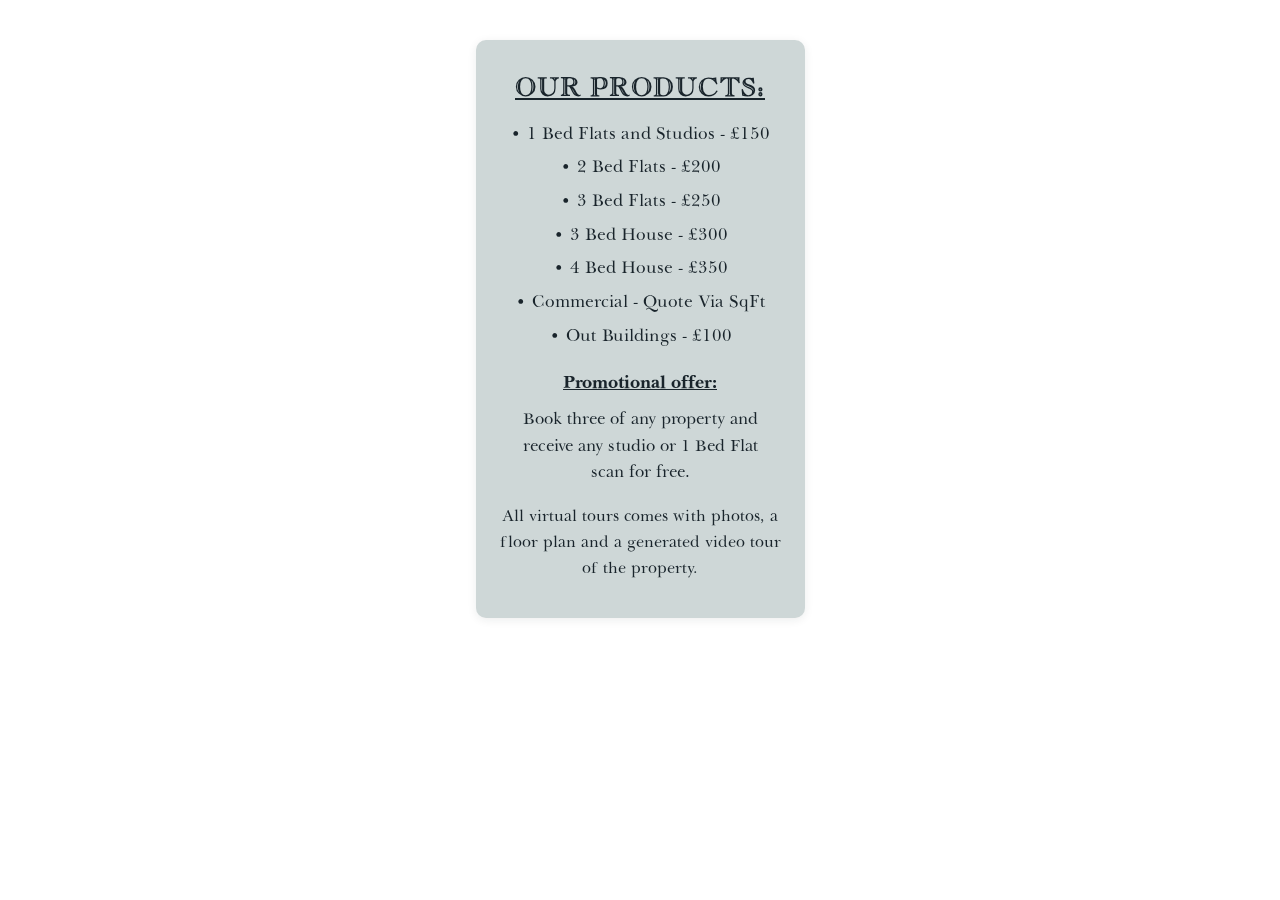
<file: components/products-offer.html>
<!DOCTYPE html>
<html lang="en">
<head>
  <meta charset="UTF-8">
  <meta name="viewport" content="width=device-width, initial-scale=1.0">
  <title>Our Products & Promotional Offer</title>
  <link rel="stylesheet" href="../styles.css">
</head>
<body>
  <div class="products-offer-container">
    <h2>OUR PRODUCTS:</h2>
    <ul>
      <li>• 1 Bed Flats and Studios - £150</li>
      <li>• 2 Bed Flats - £200</li>
      <li>• 3 Bed Flats - £250</li>
      <li>• 3 Bed House - £300</li>
      <li>• 4 Bed House - £350</li>
      <li>• Commercial - Quote Via SqFt</li>
      <li>• Out Buildings - £100</li>
    </ul>
    <span class="promo-title">Promotional offer:</span>
    <div class="promo-offer">
      Book three of any property and<br>
      receive any studio or 1 Bed Flat<br>
      scan for free.
    </div>
    <p>All virtual tours comes with photos, a<br>floor plan and a generated video tour<br>of the property.</p>
  </div>
</body>
</html>
</file>
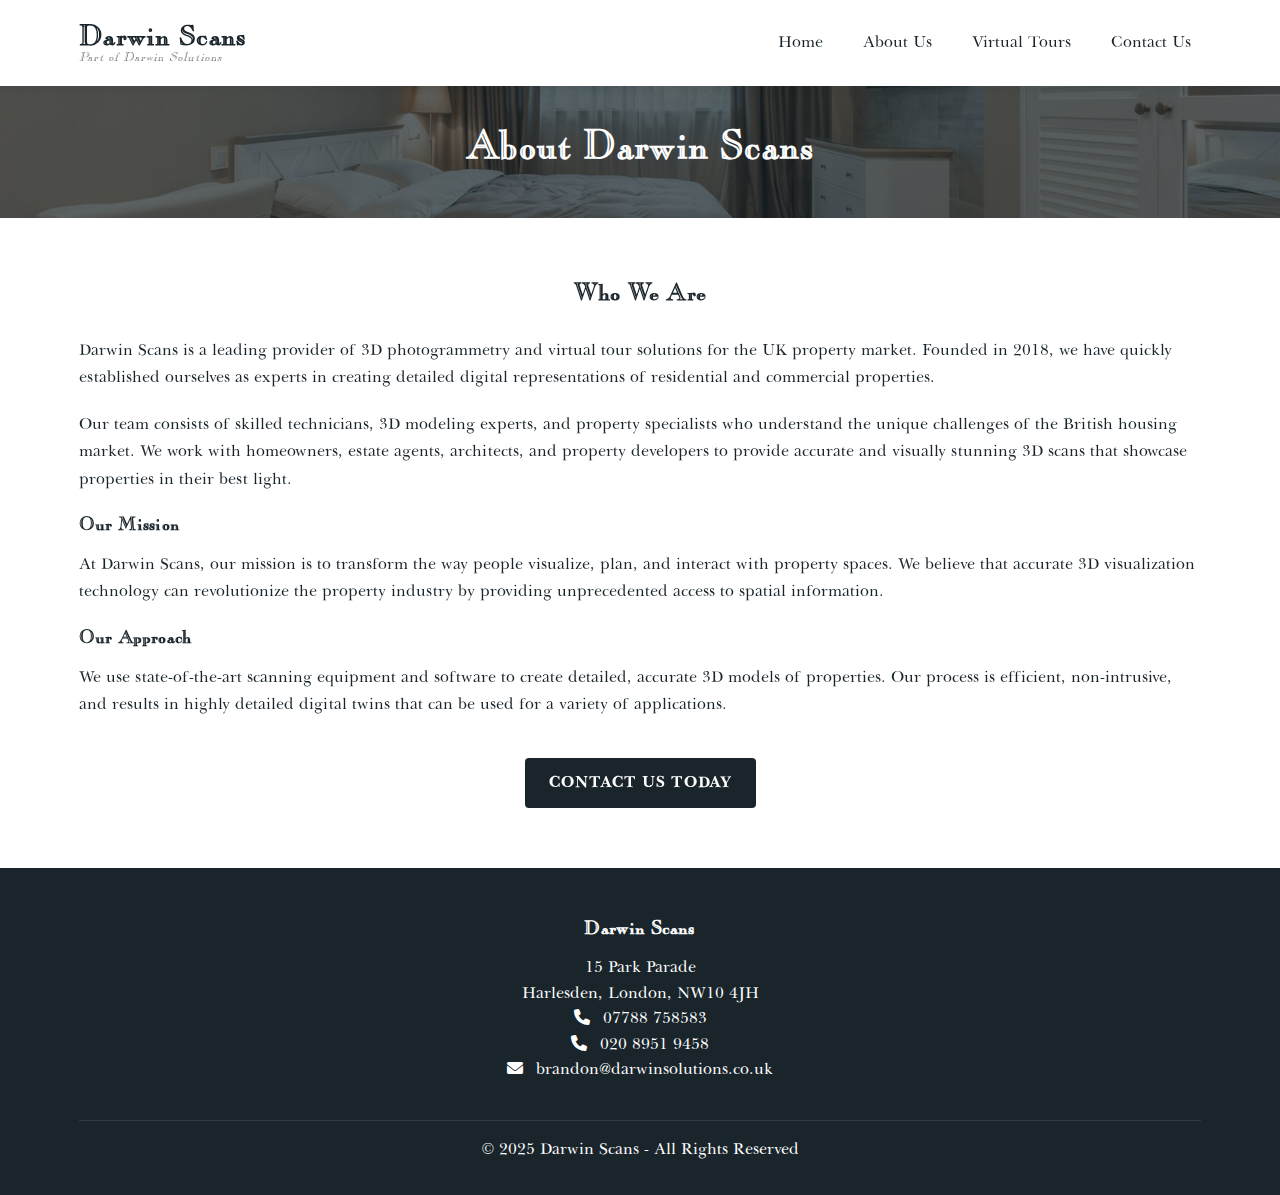
<file: pages/about.html>
<!DOCTYPE html>
<html lang="en">
<head>
    <meta charset="UTF-8">
    <meta name="viewport" content="width=device-width, initial-scale=1.0">
    <title>About Us - Darwin Scans</title>
    
    <!-- Preconnect to external resources -->
    <link rel="preconnect" href="https://cdnjs.cloudflare.com">
    <link rel="dns-prefetch" href="https://cdnjs.cloudflare.com">
    
    <!-- Prefetch other pages -->
    <link rel="prefetch" href="../index.html">
    <link rel="prefetch" href="services/virtual-tours.html">
    <link rel="prefetch" href="contact.html">
    
    <!-- Critical CSS loaded first -->
    <link rel="stylesheet" href="../styles.css">
    
    <!-- Defer non-critical CSS -->
    <link rel="stylesheet" href="https://cdnjs.cloudflare.com/ajax/libs/font-awesome/6.0.0-beta3/css/all.min.css" media="print" onload="this.media='all'">
    <noscript><link rel="stylesheet" href="https://cdnjs.cloudflare.com/ajax/libs/font-awesome/6.0.0-beta3/css/all.min.css"></noscript>
    
    <!-- Preload critical fonts and images -->
    <link rel="preload" as="image" href="../images/final/1a-scaled.jpg">
    
    <!-- Defer JavaScript -->
    <script src="../script.js" defer></script>
    <script src="../components/include.js" defer></script>
</head>
<body>
    <div class="preloader">
        <div class="loader"></div>
    </div>
    
    <!-- Header Component -->
    <div id="header-container"></div>

    <section class="page-header">
        <div class="container">
            <h1>About Darwin Scans</h1>
        </div>
    </section>

    <section class="page-content">
        <div class="container">
            <h2>Who We Are</h2>
            <p>Darwin Scans is a leading provider of 3D photogrammetry and virtual tour solutions for the UK property market. Founded in 2018, we have quickly established ourselves as experts in creating detailed digital representations of residential and commercial properties.</p>
            
            <p>Our team consists of skilled technicians, 3D modeling experts, and property specialists who understand the unique challenges of the British housing market. We work with homeowners, estate agents, architects, and property developers to provide accurate and visually stunning 3D scans that showcase properties in their best light.</p>
            
            <h3>Our Mission</h3>
            <p>At Darwin Scans, our mission is to transform the way people visualize, plan, and interact with property spaces. We believe that accurate 3D visualization technology can revolutionize the property industry by providing unprecedented access to spatial information.</p>
            
            <h3>Our Approach</h3>
            <p>We use state-of-the-art scanning equipment and software to create detailed, accurate 3D models of properties. Our process is efficient, non-intrusive, and results in highly detailed digital twins that can be used for a variety of applications.</p>
            
            <div class="cta-container">
                <a href="contact.html" class="btn">Contact Us Today</a>
            </div>
        </div>
    </section>

    <!-- Footer Component -->
    <div id="footer-container"></div>
</body>
</html>
</file>
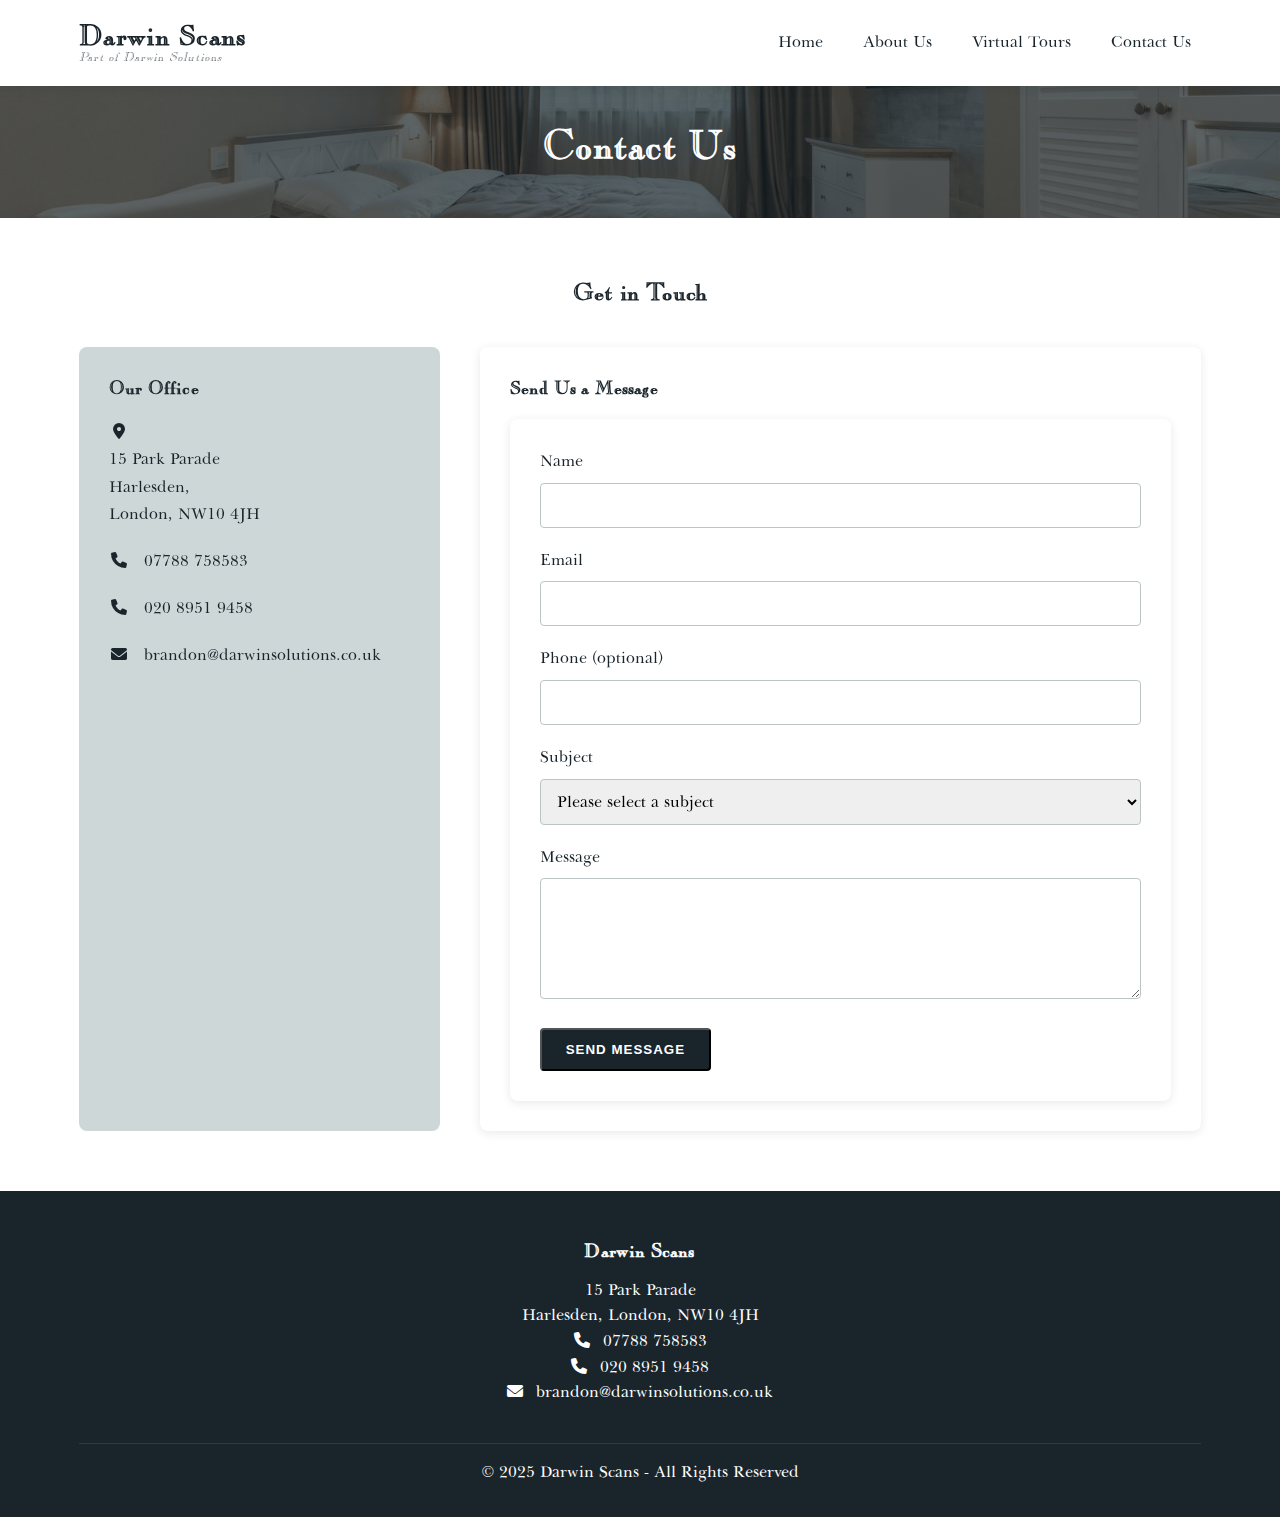
<file: pages/contact.html>
<!DOCTYPE html>
<html lang="en">
<head>
    <meta charset="UTF-8">
    <meta name="viewport" content="width=device-width, initial-scale=1.0">
    <title>Contact Us - DS - Scans</title>
    
    <!-- Preconnect to external resources -->
    <link rel="preconnect" href="https://cdnjs.cloudflare.com">
    <link rel="dns-prefetch" href="https://cdnjs.cloudflare.com">
    
    <!-- Prefetch other pages -->
    <link rel="prefetch" href="../index.html">
    <link rel="prefetch" href="about.html">
    <link rel="prefetch" href="services/virtual-tours.html">
    
    <!-- Critical CSS loaded first -->
    <link rel="stylesheet" href="../styles.css">
    
    <!-- Defer non-critical CSS -->
    <link rel="stylesheet" href="https://cdnjs.cloudflare.com/ajax/libs/font-awesome/6.0.0-beta3/css/all.min.css" media="print" onload="this.media='all'">
    <noscript><link rel="stylesheet" href="https://cdnjs.cloudflare.com/ajax/libs/font-awesome/6.0.0-beta3/css/all.min.css"></noscript>
    
    <!-- Preload critical fonts and images -->
    <link rel="preload" as="image" href="../images/final/1a-scaled.jpg">
    
    <!-- Defer JavaScript -->
    <script src="../script.js" defer></script>
    <script src="../components/include.js" defer></script>
</head>
<body>
    <div class="preloader">
        <div class="loader"></div>
    </div>
    
    <!-- Header Component -->
    <div id="header-container"></div>

    <section class="page-header">
        <div class="container">
            <h1>Contact Us</h1>
        </div>
    </section>

    <section class="page-content">
        <div class="container">
            <h2>Get in Touch</h2>
            
            <div class="contact-layout">
                <div class="contact-info">
                    <h3>Our Office</h3>
                    <address>
                        <p><i class="fas fa-map-marker-alt"></i> <br>15 Park Parade<br>Harlesden,<br> London, NW10 4JH</p>
                        <p><i class="fas fa-phone"></i> <a href="tel:07788758583" class="phone-link">07788 758583</a></p>
                        <p><i class="fas fa-phone"></i> <a href="tel:02089519458" class="phone-link">020 8951 9458</a></p>
                        <p><i class="fas fa-envelope"></i> brandon@darwinsolutions.co.uk</p>
                    </address>
                </div>
                
                <div class="contact-form">
                    <h3>Send Us a Message</h3>
                    <form class="contact-form" method="POST" action="/submit-form">
                        <div class="form-group">
                            <label for="name">Name</label>
                            <input type="text" 
                                   id="name" 
                                   name="name" 
                                   required 
                                   maxlength="100" 
                                   pattern="^[A-Za-z0-9\s]{1,100}$" 
                                   title="Please use only letters, numbers and spaces"
                                   autocomplete="name">
                        </div>
                        <div class="form-group">
                            <label for="email">Email</label>
                            <input type="email" 
                                   id="email" 
                                   name="email" 
                                   required 
                                   maxlength="254" 
                                   pattern="[a-zA-Z0-9._%+-]+@[a-zA-Z0-9.-]+\.[a-zA-Z]{2,}$"
                                   autocomplete="email">
                        </div>
                        <div class="form-group">
                            <label for="phone">Phone (optional)</label>
                            <input type="tel" 
                                   id="phone" 
                                   name="phone" 
                                   pattern="[0-9+\-\s()]{10,20}" 
                                   title="Please enter a valid phone number"
                                   autocomplete="tel">
                        </div>
                        <div class="form-group">
                            <label for="subject">Subject</label>
                            <select id="subject" 
                                    name="subject" 
                                    required>
                                <option value="">Please select a subject</option>
                                <option value="quote">Request a Quote</option>
                                <option value="demo">Schedule Demo</option>
                                <option value="support">Technical Support</option>
                                <option value="other">Other</option>
                            </select>
                        </div>
                        <div class="form-group">
                            <label for="message">Message</label>
                            <textarea id="message" 
                                      name="message" 
                                      required 
                                      maxlength="1000"
                                      rows="5"></textarea>
                        </div>
                        <!-- Honeypot field -->
                        <div class="form-group" style="display:none" aria-hidden="true">
                            <input type="text" 
                                   name="website" 
                                   id="website" 
                                   autocomplete="off" 
                                   tabindex="-1">
                        </div>
                        <button type="submit" class="btn">Send Message</button>
                    </form>
                </div>
            </div>
        </div>
    </section>

    <!-- Footer Component -->
    <div id="footer-container"></div>

    <script nonce="${nonce}">
        // Set timestamp on form submission
        document.querySelector('.contact-form').addEventListener('submit', function(e) {
            this.querySelector('input[name="timestamp"]').value = Date.now();
        });
    </script>
</body>
</html>
</file>
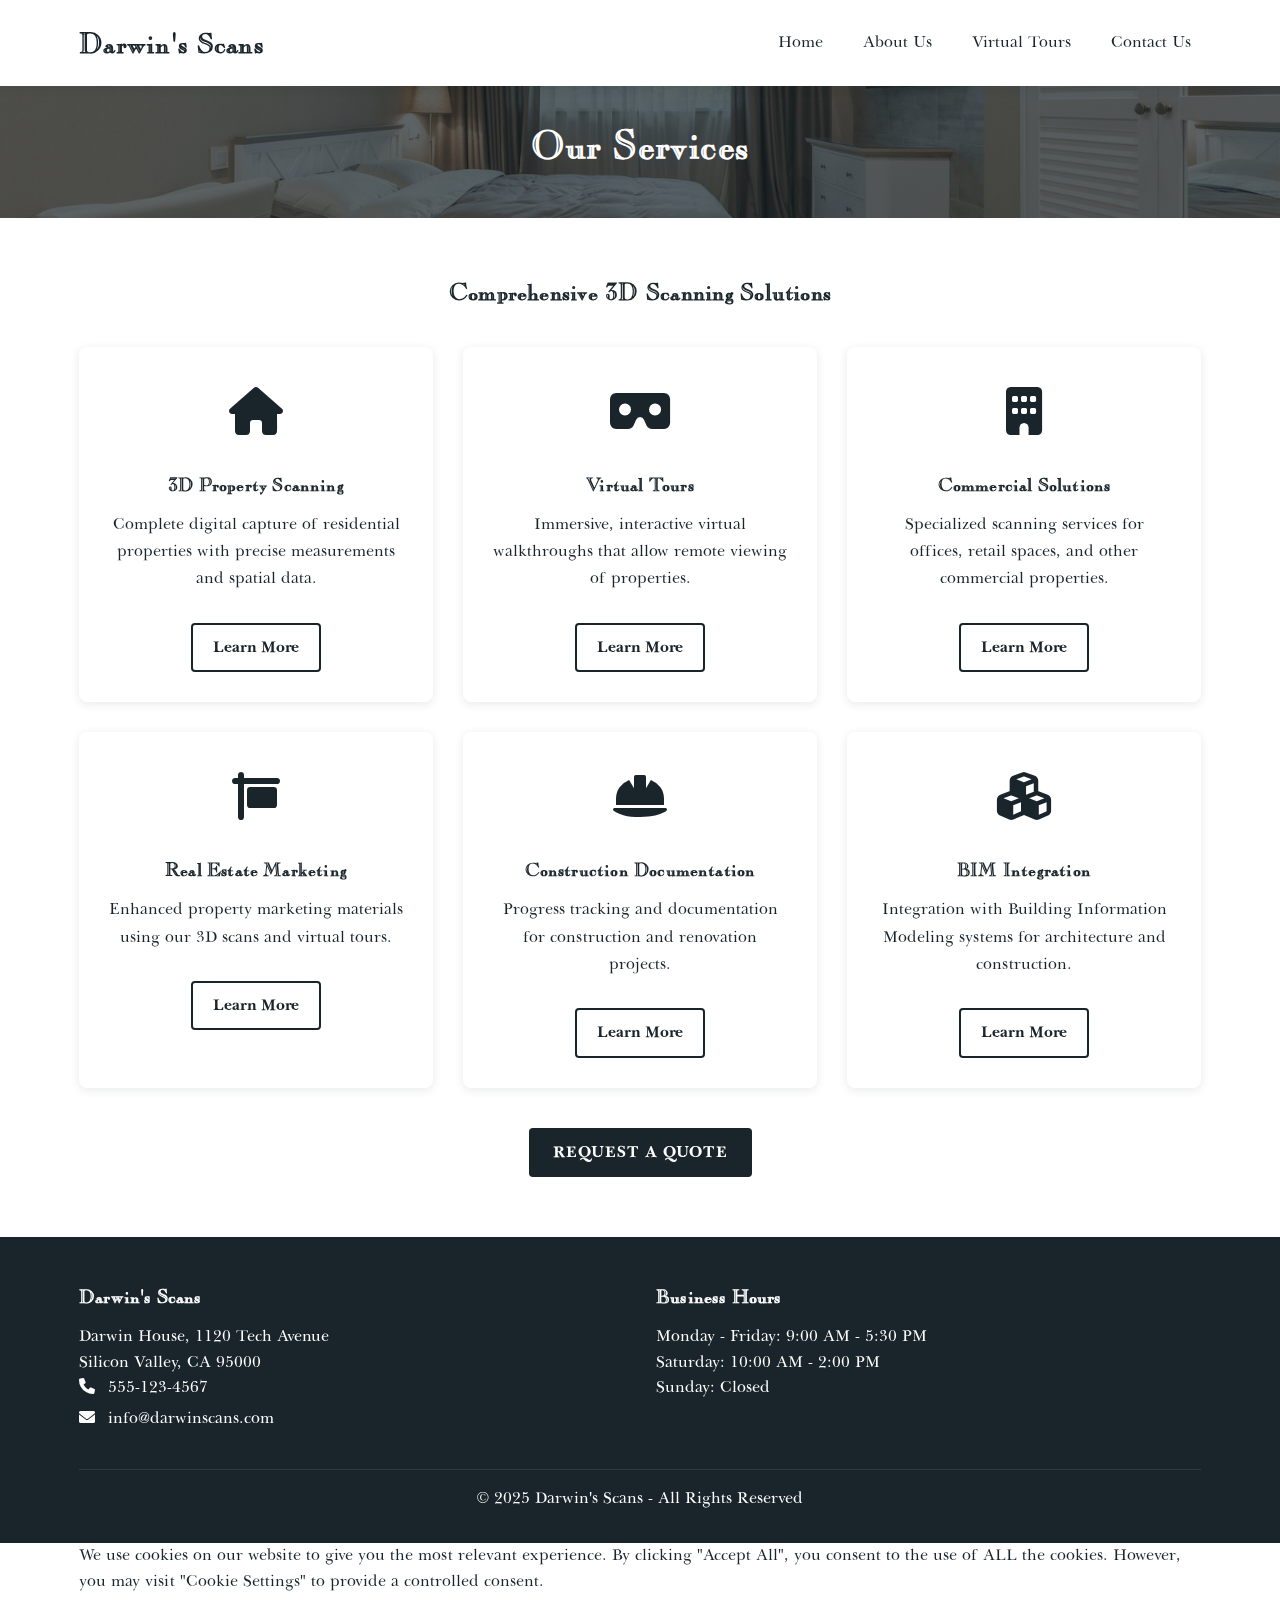
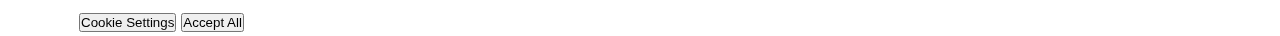
<file: pages/services.html>
<!DOCTYPE html>
<html lang="en">
<head>
    <meta charset="UTF-8">
    <meta name="viewport" content="width=device-width, initial-scale=1.0">
    <title>Our Services - Darwin's Scans</title>
    <link rel="stylesheet" href="../styles.css">
    <link rel="stylesheet" href="https://cdnjs.cloudflare.com/ajax/libs/font-awesome/6.0.0-beta3/css/all.min.css">
</head>
<body>
    <div class="preloader">
        <div class="loader"></div>
    </div>
    
    <header>
        <div class="container">
            <div class="logo">
                <h1><a href="../index.html">Darwin's Scans</a></h1>
            </div>
            <nav>
                <ul class="main-menu">
                    <li><a href="../index.html">Home</a></li>
                    <li><a href="about.html">About Us</a></li>
                    <li><a href="services/virtual-tours.html">Virtual Tours</a></li>
                    <li><a href="contact.html">Contact Us</a></li>
                </ul>
                <div class="mobile-menu-toggle">
                    <i class="fas fa-bars"></i>
                </div>
            </nav>
        </div>
    </header>

    <section class="page-header">
        <div class="container">
            <h1>Our Services</h1>
        </div>
    </section>

    <section class="page-content">
        <div class="container">
            <h2>Comprehensive 3D Scanning Solutions</h2>
            
            <div class="services-grid">
                <div class="service-card">
                    <div class="service-icon">
                        <i class="fas fa-home"></i>
                    </div>
                    <h3>3D Property Scanning</h3>
                    <p>Complete digital capture of residential properties with precise measurements and spatial data.</p>
                    <a href="services/property-scanning.html" class="btn-secondary">Learn More</a>
                </div>
                
                <div class="service-card">
                    <div class="service-icon">
                        <i class="fas fa-vr-cardboard"></i>
                    </div>
                    <h3>Virtual Tours</h3>
                    <p>Immersive, interactive virtual walkthroughs that allow remote viewing of properties.</p>
                    <a href="services/virtual-tours.html" class="btn-secondary">Learn More</a>
                </div>
                
                <div class="service-card">
                    <div class="service-icon">
                        <i class="fas fa-building"></i>
                    </div>
                    <h3>Commercial Solutions</h3>
                    <p>Specialized scanning services for offices, retail spaces, and other commercial properties.</p>
                    <a href="services/commercial.html" class="btn-secondary">Learn More</a>
                </div>
                
                <div class="service-card">
                    <div class="service-icon">
                        <i class="fas fa-sign"></i>
                    </div>
                    <h3>Real Estate Marketing</h3>
                    <p>Enhanced property marketing materials using our 3D scans and virtual tours.</p>
                    <a href="services/real-estate.html" class="btn-secondary">Learn More</a>
                </div>
                
                <div class="service-card">
                    <div class="service-icon">
                        <i class="fas fa-hard-hat"></i>
                    </div>
                    <h3>Construction Documentation</h3>
                    <p>Progress tracking and documentation for construction and renovation projects.</p>
                    <a href="services/construction.html" class="btn-secondary">Learn More</a>
                </div>
                
                <div class="service-card">
                    <div class="service-icon">
                        <i class="fas fa-cubes"></i>
                    </div>
                    <h3>BIM Integration</h3>
                    <p>Integration with Building Information Modeling systems for architecture and construction.</p>
                    <a href="services/bim-integration.html" class="btn-secondary">Learn More</a>
                </div>
            </div>
            
            <div class="cta-container">
                <a href="contact.html" class="btn">Request a Quote</a>
            </div>
        </div>
    </section>

    <footer>
        <div class="container">
            <div class="footer-content">
                <div class="company-info">
                    <h4>Darwin's Scans</h4>
                    <address>
                        Darwin House, 1120 Tech Avenue<br>
                        Silicon Valley, CA 95000<br>
                        <span><i class="fas fa-phone"></i> 555-123-4567</span><br>
                        <span><i class="fas fa-envelope"></i> info@darwinscans.com</span>
                    </address>
                </div>
                <div class="business-hours">
                    <h4>Business Hours</h4>
                    <p>Monday - Friday: 9:00 AM - 5:30 PM<br>
                    Saturday: 10:00 AM - 2:00 PM<br>
                    Sunday: Closed</p>
                </div>
            </div>
            <div class="copyright">
                <p>&copy; 2025 Darwin's Scans - All Rights Reserved</p>
            </div>
        </div>
    </footer>

    <div class="cookie-consent">
        <div class="container">
            <p>We use cookies on our website to give you the most relevant experience. By clicking "Accept All", you consent to the use of ALL the cookies. However, you may visit "Cookie Settings" to provide a controlled consent.</p>
            <div class="cookie-buttons">
                <button class="cookie-settings">Cookie Settings</button>
                <button class="cookie-accept">Accept All</button>
            </div>
        </div>
    </div>

    <script src="../script.js"></script>
</body>
</html>
</file>
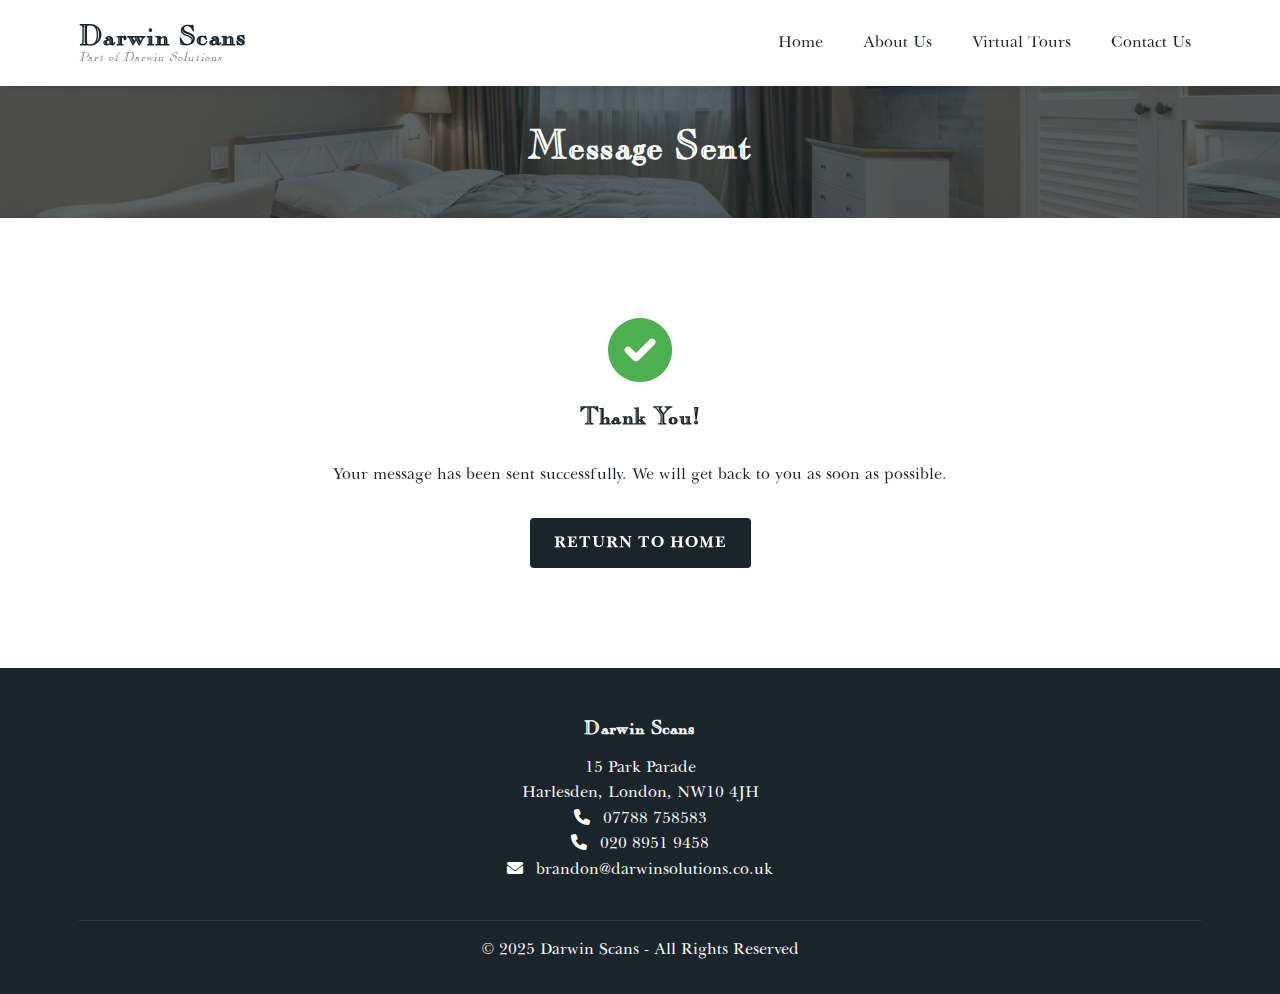
<file: pages/success.html>
<!DOCTYPE html>
<html lang="en">
<head>
    <meta charset="UTF-8">
    <meta name="viewport" content="width=device-width, initial-scale=1.0">
    <title>Message Sent - DS - Scans</title>
    
    <!-- Preconnect to external resources -->
    <link rel="preconnect" href="https://cdnjs.cloudflare.com">
    <link rel="dns-prefetch" href="https://cdnjs.cloudflare.com">
    
    <!-- Critical CSS loaded first -->
    <link rel="stylesheet" href="../styles.css">
    
    <!-- Defer non-critical CSS -->
    <link rel="stylesheet" href="https://cdnjs.cloudflare.com/ajax/libs/font-awesome/6.0.0-beta3/css/all.min.css" media="print" onload="this.media='all'">
    <noscript><link rel="stylesheet" href="https://cdnjs.cloudflare.com/ajax/libs/font-awesome/6.0.0-beta3/css/all.min.css"></noscript>
    
    <!-- Defer JavaScript -->
    <script src="../script.js" defer></script>
    <script src="../components/include.js" defer></script>
</head>
<body>
    <div class="preloader">
        <div class="loader"></div>
    </div>
    
    <!-- Header Component -->
    <div id="header-container"></div>

    <section class="page-header">
        <div class="container">
            <h1>Message Sent</h1>
        </div>
    </section>

    <section class="page-content">
        <div class="container">
            <div class="success-message" style="text-align: center; padding: 40px 20px;">
                <i class="fas fa-check-circle" style="font-size: 64px; color: #4CAF50; margin-bottom: 20px;"></i>
                <h2>Thank You!</h2>
                <p>Your message has been sent successfully. We will get back to you as soon as possible.</p>
                <div class="cta-container" style="margin-top: 30px;">
                    <a href="../index.html" class="btn">Return to Home</a>
                </div>
            </div>
        </div>
    </section>

    <!-- Footer Component -->
    <div id="footer-container"></div>
</body>
</html>
</file>
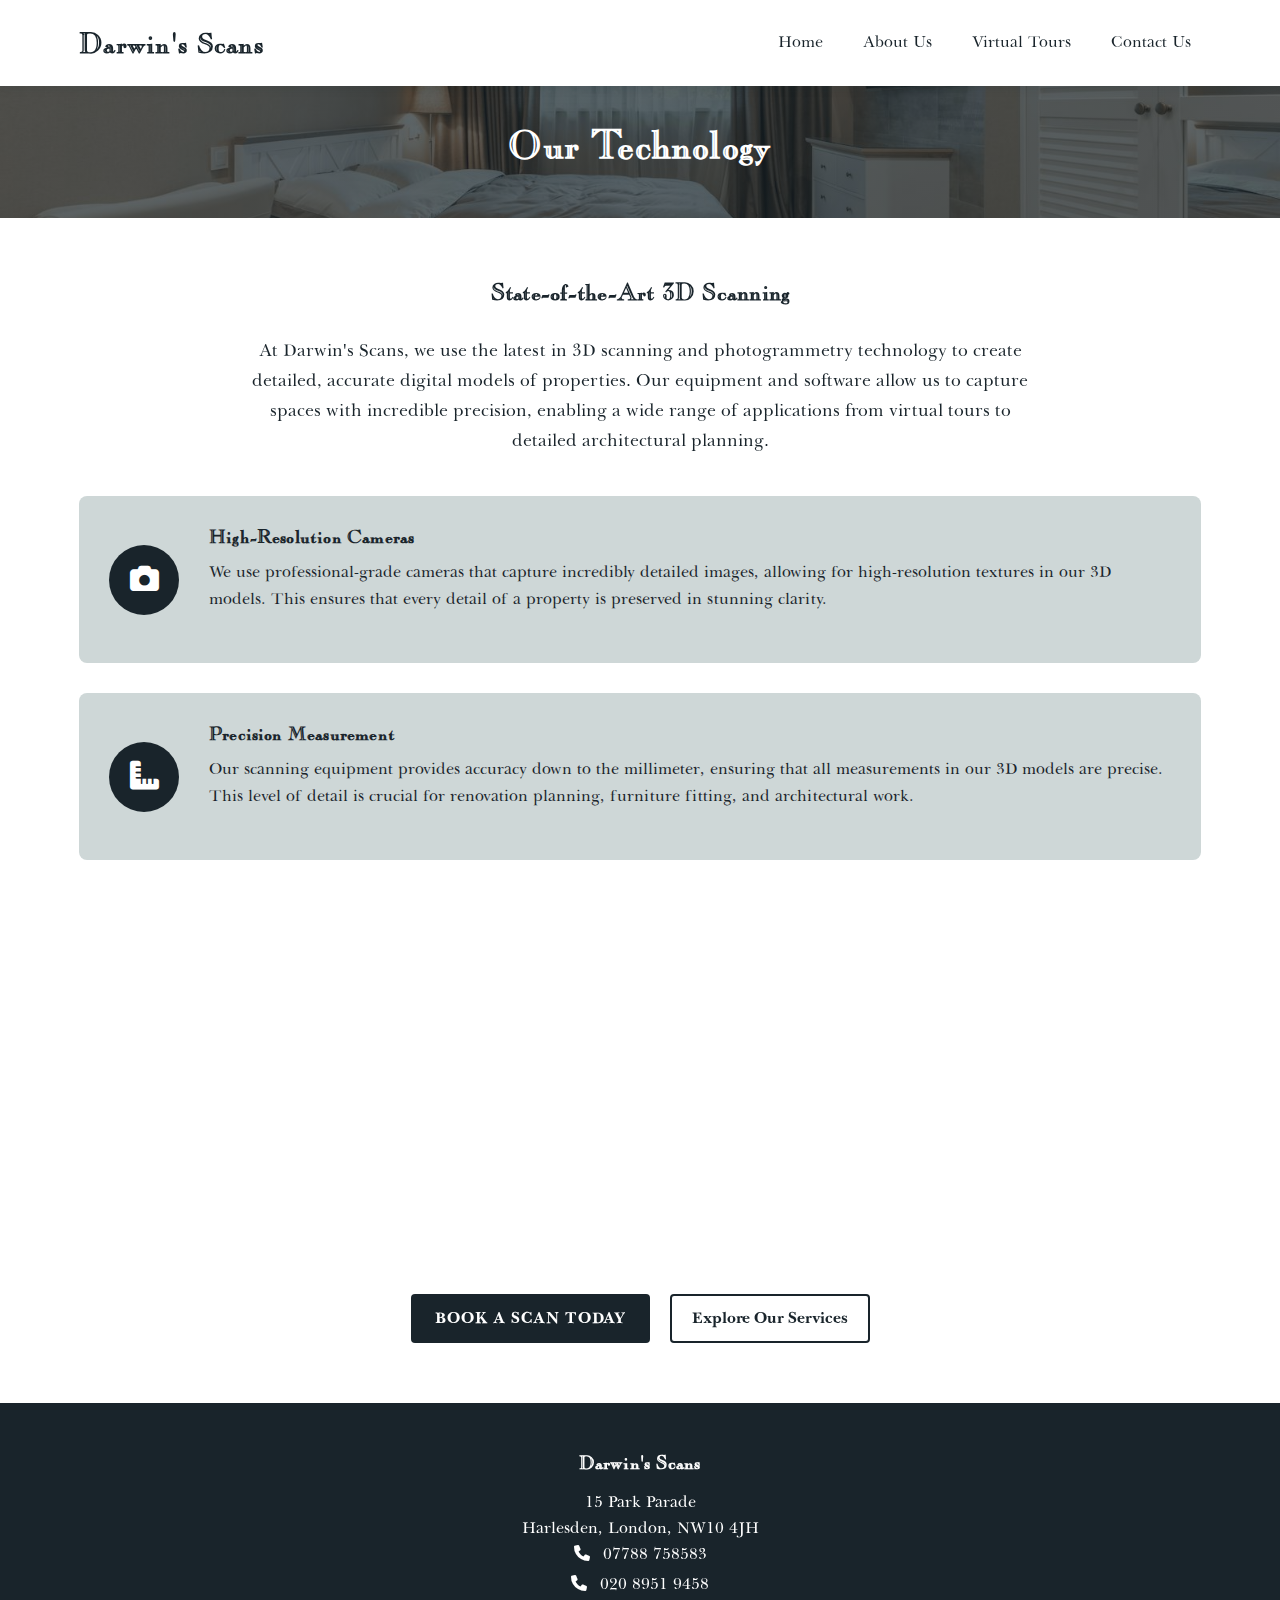
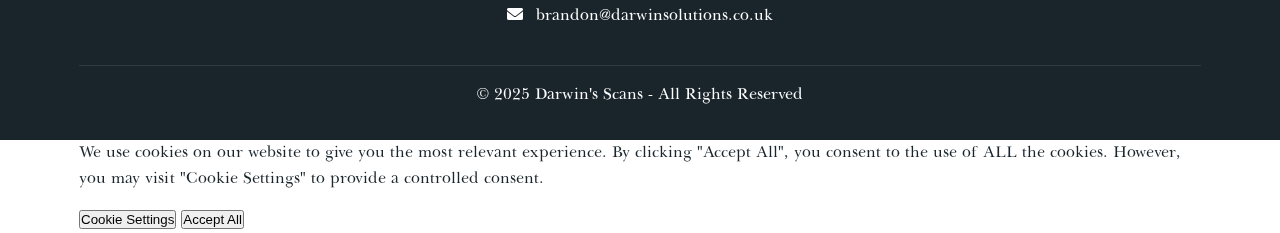
<file: pages/technology.html>
<!DOCTYPE html>
<html lang="en">
<head>
    <meta charset="UTF-8">
    <meta name="viewport" content="width=device-width, initial-scale=1.0">
    <title>Our Technology - Darwin's Scans</title>
    <link rel="stylesheet" href="../styles.css">
    <link rel="stylesheet" href="https://cdnjs.cloudflare.com/ajax/libs/font-awesome/6.0.0-beta3/css/all.min.css">
</head>
<body>
    <div class="preloader">
        <div class="loader"></div>
    </div>
    
    <header>
        <div class="container">
            <div class="logo">
                <h1><a href="../index.html">Darwin's Scans</a></h1>
            </div>
            <nav>
                <ul class="main-menu">
                    <li><a href="../index.html">Home</a></li>
                    <li><a href="about.html">About Us</a></li>
                    <li><a href="services/virtual-tours.html">Virtual Tours</a></li>
                    <li><a href="contact.html">Contact Us</a></li>
                </ul>
                <div class="mobile-menu-toggle">
                    <i class="fas fa-bars"></i>
                </div>
            </nav>
        </div>
    </header>

    <section class="page-header">
        <div class="container">
            <h1>Our Technology</h1>
        </div>
    </section>

    <section class="page-content">
        <div class="container">
            <h2>State-of-the-Art 3D Scanning</h2>
            
            <div class="tech-intro">
                <p>At Darwin's Scans, we use the latest in 3D scanning and photogrammetry technology to create detailed, accurate digital models of properties. Our equipment and software allow us to capture spaces with incredible precision, enabling a wide range of applications from virtual tours to detailed architectural planning.</p>
            </div>
            
            <div class="tech-features">
                <div class="tech-feature">
                    <div class="tech-icon">
                        <i class="fas fa-camera"></i>
                    </div>
                    <div class="tech-content">
                        <h3>High-Resolution Cameras</h3>
                        <p>We use professional-grade cameras that capture incredibly detailed images, allowing for high-resolution textures in our 3D models. This ensures that every detail of a property is preserved in stunning clarity.</p>
                    </div>
                </div>
                
                <div class="tech-feature">
                    <div class="tech-icon">
                        <i class="fas fa-ruler-combined"></i>
                    </div>
                    <div class="tech-content">
                        <h3>Precision Measurement</h3>
                        <p>Our scanning equipment provides accuracy down to the millimeter, ensuring that all measurements in our 3D models are precise. This level of detail is crucial for renovation planning, furniture fitting, and architectural work.</p>
                    </div>
                </div>
                
                <div class="tech-feature">
                    <div class="tech-icon">
                        <i class="fas fa-vr-cardboard"></i>
                    </div>
                    <div class="tech-content">
                        <h3>Virtual Reality Integration</h3>
                        <p>Our 3D models can be experienced in virtual reality, allowing clients to immerse themselves in a property from anywhere in the world. This creates an unparalleled sense of presence and spatial awareness.</p>
                    </div>
                </div>
                
                <div class="tech-feature">
                    <div class="tech-icon">
                        <i class="fas fa-cloud"></i>
                    </div>
                    <div class="tech-content">
                        <h3>Cloud-Based Delivery</h3>
                        <p>All of our 3D models are hosted in the cloud, making them accessible from any device with an internet connection. This means clients can view their property models on computers, tablets, or smartphones with ease.</p>
                    </div>
                </div>
            </div>
            
            <div class="cta-container">
                <a href="contact.html" class="btn">Book a Scan Today</a>
                <a href="services.html" class="btn-secondary">Explore Our Services</a>
            </div>
        </div>
    </section>

    <footer>
        <div class="container">
            <div class="footer-content">
                <div class="company-info" style="text-align: center; width: 100%;">
                    <h4>Darwin's Scans</h4>
                    <address>
                        15 Park Parade<br>
                        Harlesden, London, NW10 4JH<br>
                        <span><i class="fas fa-phone"></i> 07788 758583</span><br>
                        <span><i class="fas fa-phone"></i> 020 8951 9458</span><br>
                        <span><i class="fas fa-envelope"></i> brandon@darwinsolutions.co.uk</span>
                    </address>
                </div>
            </div>
            <div class="copyright">
                <p>&copy; 2025 Darwin's Scans - All Rights Reserved</p>
            </div>
        </div>
    </footer>

    <div class="cookie-consent">
        <div class="container">
            <p>We use cookies on our website to give you the most relevant experience. By clicking "Accept All", you consent to the use of ALL the cookies. However, you may visit "Cookie Settings" to provide a controlled consent.</p>
            <div class="cookie-buttons">
                <button class="cookie-settings">Cookie Settings</button>
                <button class="cookie-accept">Accept All</button>
            </div>
        </div>
    </div>

    <script src="../script.js"></script>
</body>
</html>
</file>
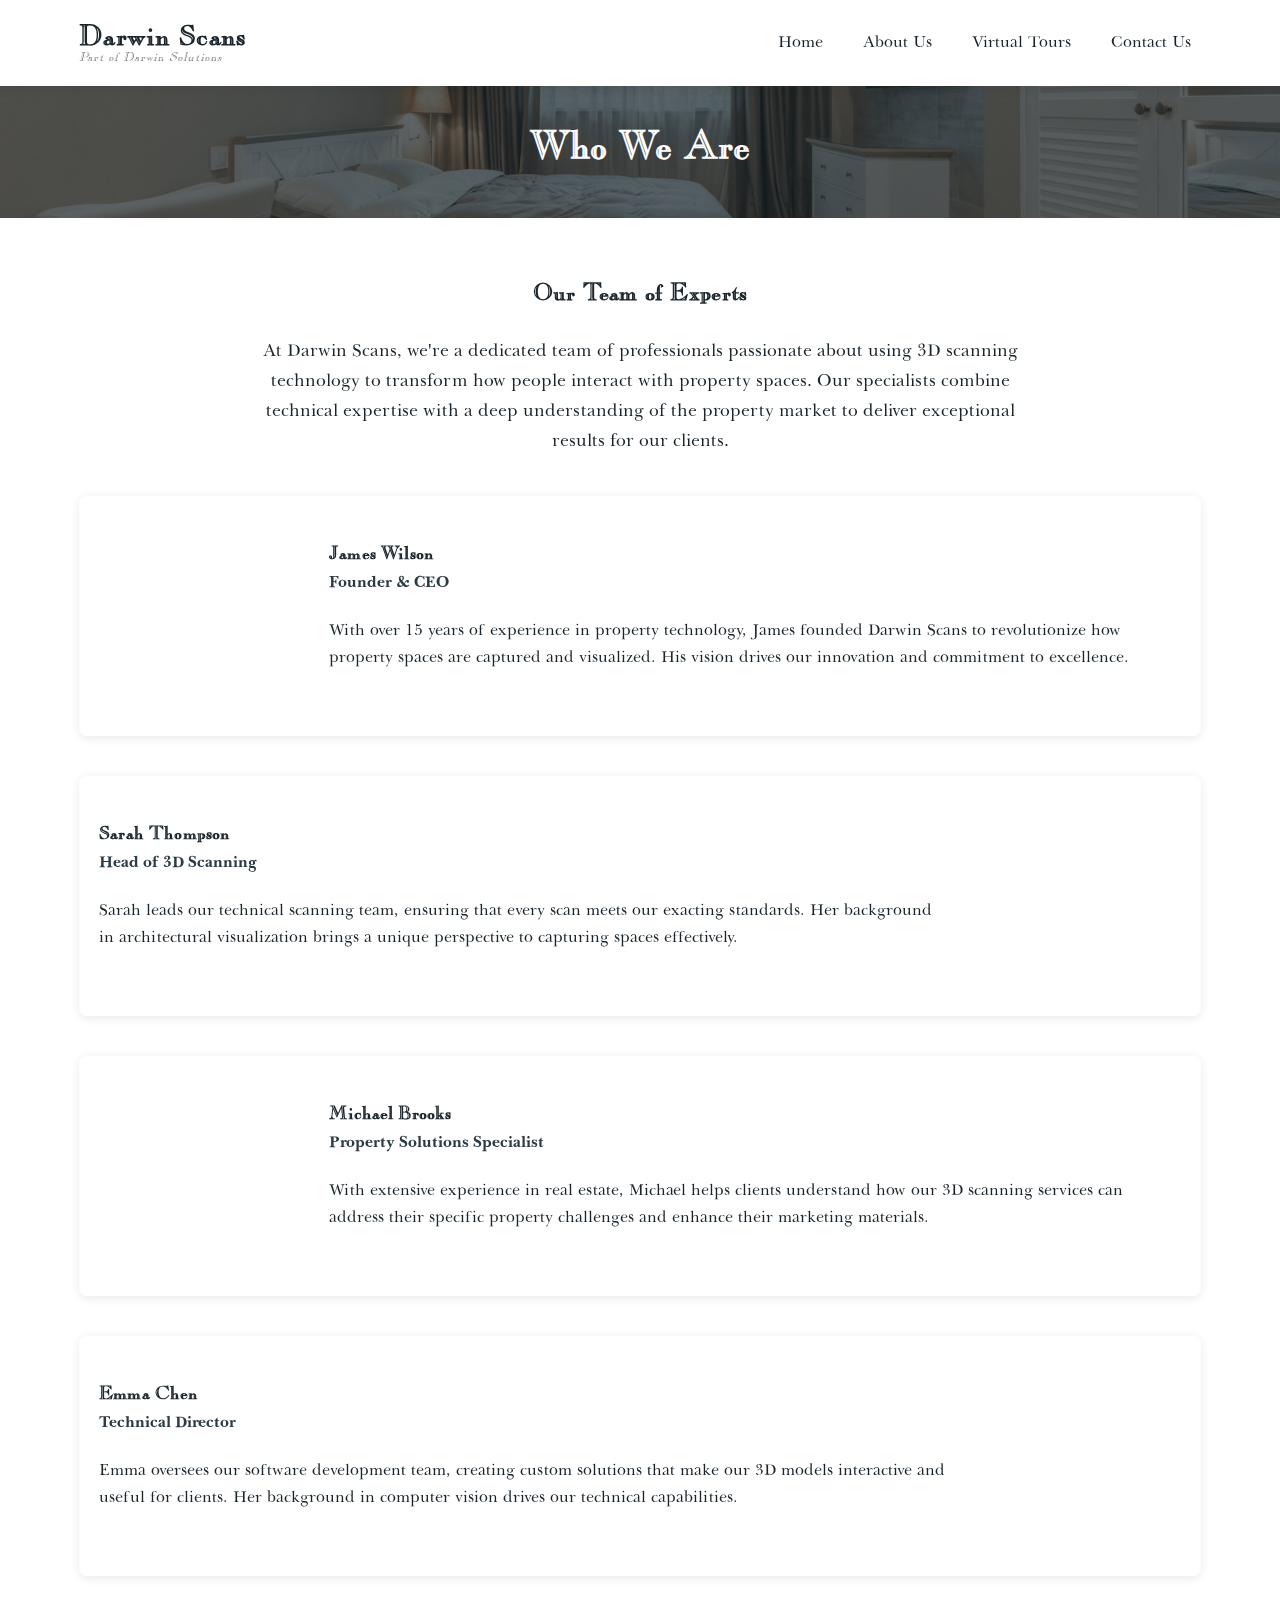
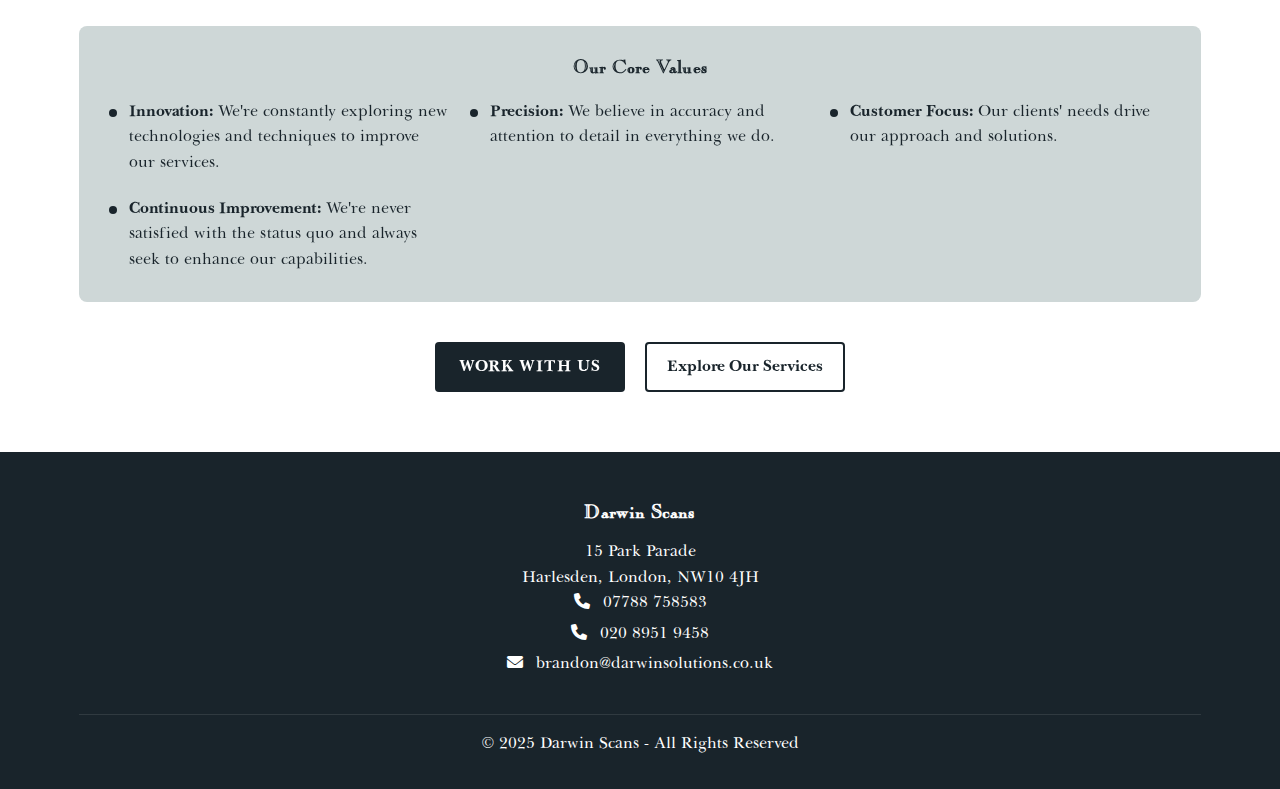
<file: pages/about/who-we-are.html>
<!DOCTYPE html>
<html lang="en">
<head>
    <meta charset="UTF-8">
    <meta name="viewport" content="width=device-width, initial-scale=1.0">
    <title>Who We Are - Darwin Scans</title>
    <link rel="stylesheet" href="../../styles.css">
    <link rel="stylesheet" href="https://cdnjs.cloudflare.com/ajax/libs/font-awesome/6.0.0-beta3/css/all.min.css">
</head>
<body>
    <div class="preloader">
        <div class="loader"></div>
    </div>
    
    <header>
        <div class="container">
            <div class="logo">
                <h1><a href="../../index.html">Darwin Scans</a></h1>
                <p class="subtitle"><em>Part of Darwin Solutions</em></p>
            </div>
            <nav>
                <ul class="main-menu">
                    <li><a href="../../index.html">Home</a></li>
                    <li><a href="../../pages/about.html">About Us</a></li>
                    <li><a href="../../pages/services/virtual-tours.html">Virtual Tours</a></li>
                    <li><a href="../../pages/contact.html">Contact Us</a></li>
                </ul>
                <div class="mobile-menu-toggle">
                    <i class="fas fa-bars"></i>
                </div>
            </nav>
        </div>
    </header>

    <section class="page-header">
        <div class="container">
            <h1>Who We Are</h1>
        </div>
    </section>

    <section class="page-content">
        <div class="container">
            <h2>Our Team of Experts</h2>
            
            <div class="team-intro">
                <p>At Darwin Scans, we're a dedicated team of professionals passionate about using 3D scanning technology to transform how people interact with property spaces. Our specialists combine technical expertise with a deep understanding of the property market to deliver exceptional results for our clients.</p>
            </div>
            
            <div class="team-members">
                <div class="team-member">
                    <div class="member-image" id="member-1"></div>
                    <div class="member-info">
                        <h3>James Wilson</h3>
                        <p class="member-title">Founder & CEO</p>
                        <p>With over 15 years of experience in property technology, James founded Darwin Scans to revolutionize how property spaces are captured and visualized. His vision drives our innovation and commitment to excellence.</p>
                    </div>
                </div>
                
                <div class="team-member">
                    <div class="member-image" id="member-2"></div>
                    <div class="member-info">
                        <h3>Sarah Thompson</h3>
                        <p class="member-title">Head of 3D Scanning</p>
                        <p>Sarah leads our technical scanning team, ensuring that every scan meets our exacting standards. Her background in architectural visualization brings a unique perspective to capturing spaces effectively.</p>
                    </div>
                </div>
                
                <div class="team-member">
                    <div class="member-image" id="member-3"></div>
                    <div class="member-info">
                        <h3>Michael Brooks</h3>
                        <p class="member-title">Property Solutions Specialist</p>
                        <p>With extensive experience in real estate, Michael helps clients understand how our 3D scanning services can address their specific property challenges and enhance their marketing materials.</p>
                    </div>
                </div>
                
                <div class="team-member">
                    <div class="member-image" id="member-4"></div>
                    <div class="member-info">
                        <h3>Emma Chen</h3>
                        <p class="member-title">Technical Director</p>
                        <p>Emma oversees our software development team, creating custom solutions that make our 3D models interactive and useful for clients. Her background in computer vision drives our technical capabilities.</p>
                    </div>
                </div>
            </div>
            
            <div class="company-values">
                <h3>Our Core Values</h3>
                <ul class="values-list">
                    <li><strong>Innovation:</strong> We're constantly exploring new technologies and techniques to improve our services.</li>
                    <li><strong>Precision:</strong> We believe in accuracy and attention to detail in everything we do.</li>
                    <li><strong>Customer Focus:</strong> Our clients' needs drive our approach and solutions.</li>
                    <li><strong>Continuous Improvement:</strong> We're never satisfied with the status quo and always seek to enhance our capabilities.</li>
                </ul>
            </div>
            
            <div class="cta-container">
                <a href="../contact.html" class="btn">Work With Us</a>
                <a href="../services.html" class="btn-secondary">Explore Our Services</a>
            </div>
        </div>
    </section>

    <footer>
        <div class="container">
            <div class="footer-content">
                <div class="company-info" style="text-align: center; width: 100%;">
                    <h4>Darwin Scans</h4>
                    <address>
                        15 Park Parade<br>
                        Harlesden, London, NW10 4JH<br>
                        <span><i class="fas fa-phone"></i> 07788 758583</span><br>
                        <span><i class="fas fa-phone"></i> 020 8951 9458</span><br>
                        <span><i class="fas fa-envelope"></i> brandon@darwinsolutions.co.uk</span>
                    </address>
                </div>
            </div>
            <div class="copyright">
                <p>&copy; 2025 Darwin Scans - All Rights Reserved</p>
            </div>
        </div>
    </footer>

    <script src="../../script.js"></script>
</body>
</html>
</file>
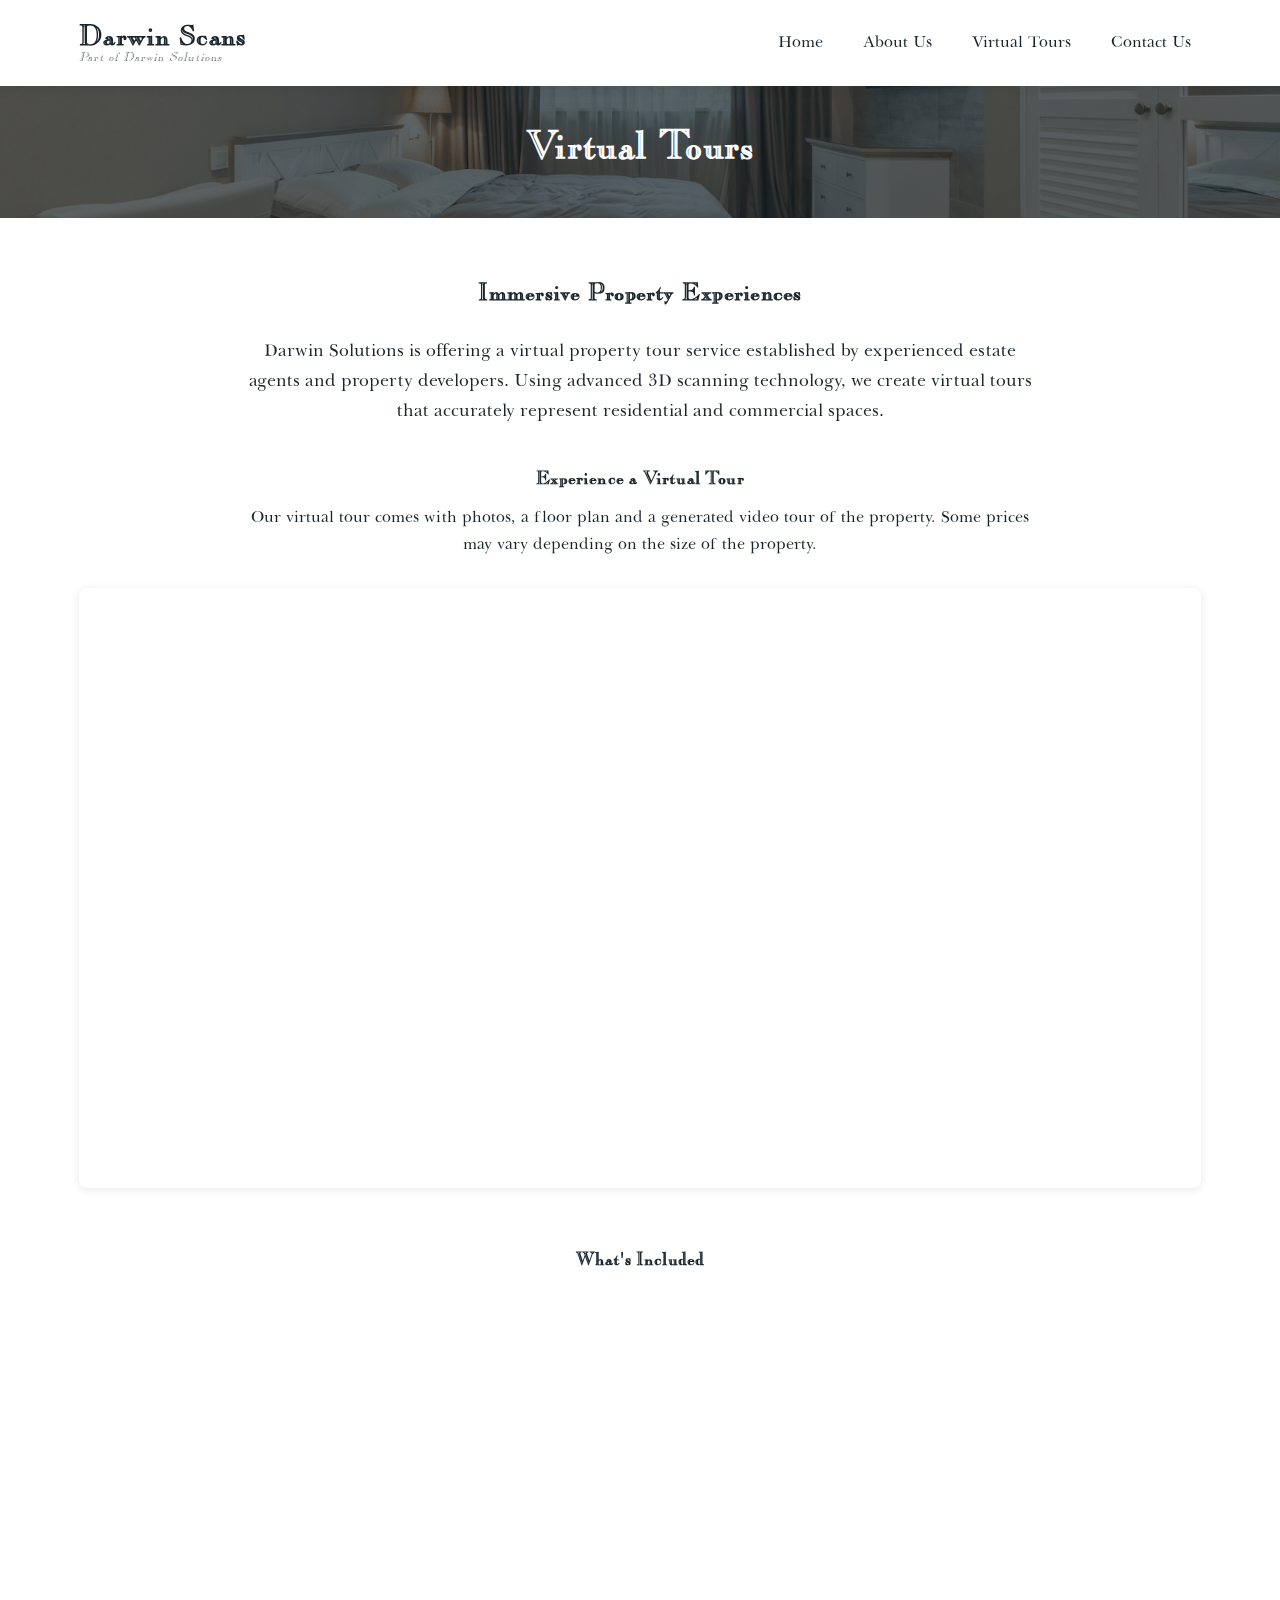
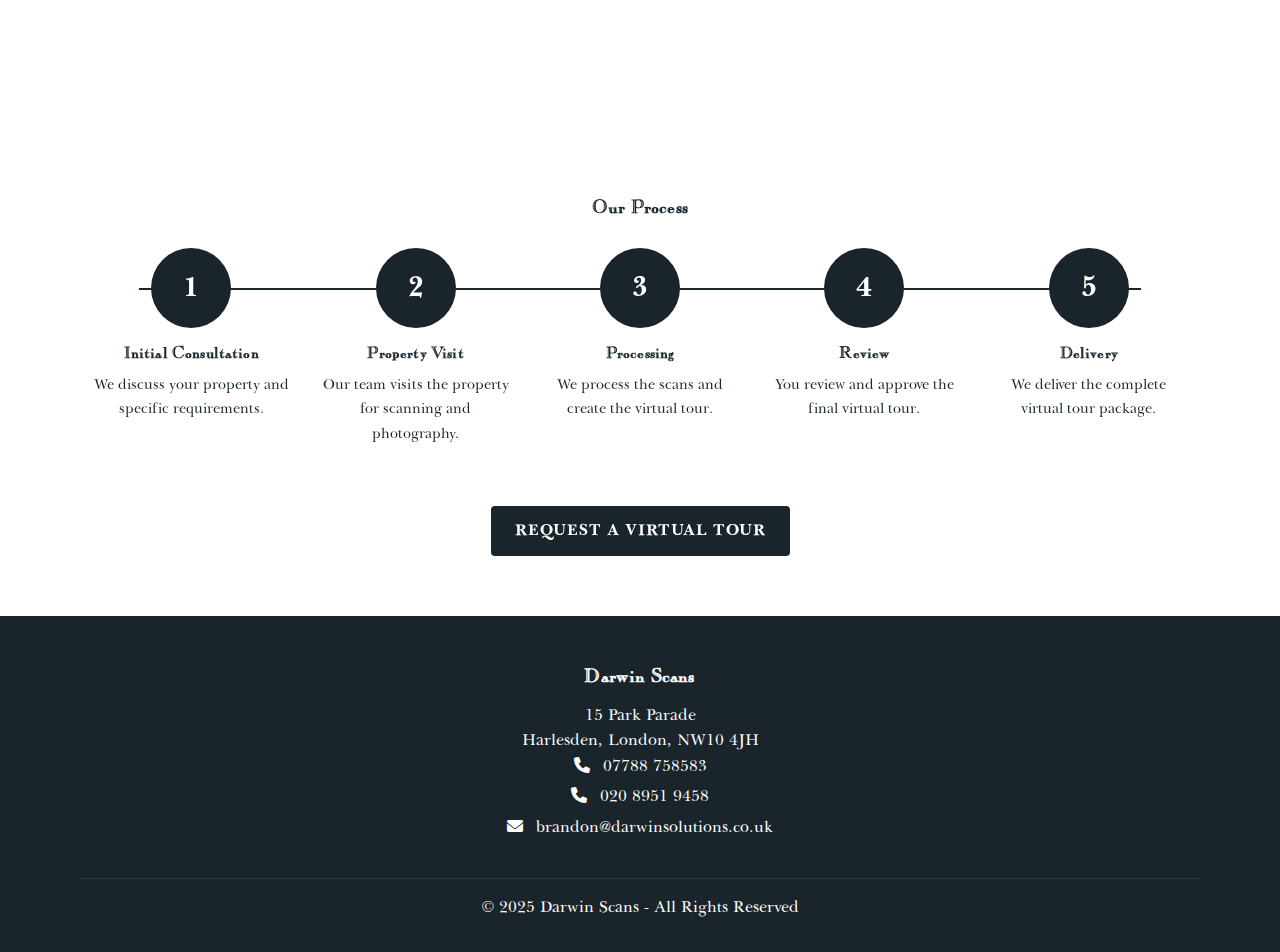
<file: pages/services/virtual-tours.html>
<!DOCTYPE html>
<html lang="en">
<head>
    <meta charset="UTF-8">
    <meta name="viewport" content="width=device-width, initial-scale=1.0">
    <title>Virtual Tours - Darwin Scans</title>
    
    <!-- Preconnect to external resources -->
    <link rel="preconnect" href="https://cdnjs.cloudflare.com">
    <link rel="dns-prefetch" href="https://cdnjs.cloudflare.com">
    <link rel="preconnect" href="https://my.matterport.com">
    
    <!-- Prefetch other pages -->
    <link rel="prefetch" href="../../index.html">
    <link rel="prefetch" href="../about.html">
    <link rel="prefetch" href="../contact.html">
    
    <!-- Critical CSS loaded first -->
    <link rel="stylesheet" href="../../styles.css">
    
    <!-- Defer non-critical CSS -->
    <link rel="stylesheet" href="https://cdnjs.cloudflare.com/ajax/libs/font-awesome/6.0.0-beta3/css/all.min.css" media="print" onload="this.media='all'">
    <noscript><link rel="stylesheet" href="https://cdnjs.cloudflare.com/ajax/libs/font-awesome/6.0.0-beta3/css/all.min.css"></noscript>
    
    <!-- Preload critical fonts and images -->
    <link rel="preload" as="image" href="../../images/final/1a-scaled.jpg">
    
    <!-- Preload header image -->
    <link rel="preload" as="image" href="../../images/hero/hero-interior.jpeg">
    
    <!-- Defer JavaScript -->
    <script src="../../script.js" defer></script>
</head>
<body>
    <div class="preloader">
        <div class="loader"></div>
    </div>
    
    <header>
        <div class="container">
            <div class="logo">
                <h1><a href="../../index.html">Darwin Scans</a></h1>
                <p class="subtitle"><em>Part of Darwin Solutions</em></p>
            </div>
            <button class="mobile-menu-toggle" aria-label="Toggle menu">
                <span></span>
                <span></span>
                <span></span>
            </button>
            <nav>
                <ul class="main-menu">
                    <li><a href="/">Home</a></li>
                    <li><a href="/pages/about.html">About Us</a></li>
                    <li><a href="/pages/services/virtual-tours.html">Virtual Tours</a></li>
                    <li><a href="/pages/contact.html">Contact Us</a></li>
                </ul>
            </nav>
        </div>
    </header>

    <section class="page-header">
        <div class="container">
            <h1>Virtual Tours</h1>
        </div>
    </section>

    <section class="page-content">
        <div class="container">
            <h2>Immersive Property Experiences</h2>
            
            <div class="service-intro">
                <p>Darwin Solutions is offering a virtual property tour service established by experienced estate agents and property developers. Using advanced 3D scanning technology, we create virtual tours that accurately represent residential and commercial spaces.</p>
            </div>
            
            <div class="tour-showcase">
                <h3>Experience a Virtual Tour</h3>
                <p>Our virtual tour comes with photos, a floor plan and a generated video tour of the property. Some prices may vary depending on the size of the property.</p>
                
                <div class="tour-container">
                    <iframe width="100%" height="600" src="https://my.matterport.com/show/?m=BTAMQbCGWHN&play=1&title=0&qs=1&brand=0&help=0" loading="lazy" frameborder="0" allowfullscreen allow="autoplay; fullscreen; web-share; xr-spatial-tracking;"></iframe>
                </div>
            </div>
            
            <div class="feature-list-container">
                <h3>What's Included</h3>
                <ul class="feature-list">
                    <li>
                        <i class="fas fa-camera"></i>
                        <div>
                            <h4>High-Quality Photos</h4>
                            <p>Professional photography of every room and space in the property.</p>
                        </div>
                    </li>
                    <li>
                        <i class="fas fa-ruler-combined"></i>
                        <div>
                            <h4>Detailed Floor Plan</h4>
                            <p>Accurate floor plan with measurements and room dimensions.</p>
                        </div>
                    </li>
                    <li>
                        <i class="fas fa-video"></i>
                        <div>
                            <h4>Video Tour</h4>
                            <p>Professionally produced video walkthrough of the entire property.</p>
                        </div>
                    </li>
                    <li>
                        <i class="fas fa-mobile-alt"></i>
                        <div>
                            <h4>Mobile Friendly</h4>
                            <p>Accessible on any device, from smartphones to desktop computers.</p>
                        </div>
                    </li>
                    <li>
                        <i class="fas fa-share-alt"></i>
                        <div>
                            <h4>Easy Sharing</h4>
                            <p>Simple sharing options for social media and property listings.</p>
                        </div>
                    </li>
                    <li>
                        <i class="fas fa-home"></i>
                        <div>
                            <h4>Property Types</h4>
                            <p>Available for both residential and commercial properties.</p>
                        </div>
                    </li>
                </ul>
            </div>
            
            <div class="service-process">
                <h3>Our Process</h3>
                <div class="process-steps">
                    <div class="step">
                        <div class="step-number">1</div>
                        <h4>Initial Consultation</h4>
                        <p>We discuss your property and specific requirements.</p>
                    </div>
                    <div class="step">
                        <div class="step-number">2</div>
                        <h4>Property Visit</h4>
                        <p>Our team visits the property for scanning and photography.</p>
                    </div>
                    <div class="step">
                        <div class="step-number">3</div>
                        <h4>Processing</h4>
                        <p>We process the scans and create the virtual tour.</p>
                    </div>
                    <div class="step">
                        <div class="step-number">4</div>
                        <h4>Review</h4>
                        <p>You review and approve the final virtual tour.</p>
                    </div>
                    <div class="step">
                        <div class="step-number">5</div>
                        <h4>Delivery</h4>
                        <p>We deliver the complete virtual tour package.</p>
                    </div>
                </div>
            </div>
            
            <div class="cta-container">
                <a href="../contact.html" class="btn">Request a Virtual Tour</a>
            </div>
        </div>
    </section>

    <footer>
        <div class="container">
            <div class="footer-content">
                <div class="company-info" style="text-align: center; width: 100%;">
                    <h4>Darwin Scans</h4>
                    <address>
                        15 Park Parade<br>
                        Harlesden, London, NW10 4JH<br>
                        <span><i class="fas fa-phone"></i> 07788 758583</span><br>
                        <span><i class="fas fa-phone"></i> 020 8951 9458</span><br>
                        <span><i class="fas fa-envelope"></i> brandon@darwinsolutions.co.uk</span>
                    </address>
                </div>
            </div>
            <div class="copyright">
                <p>&copy; 2025 Darwin Scans - All Rights Reserved</p>
            </div>
        </div>
    </footer>
</body>
</html>
</file>
<file: styles.css>
/* Global Styles */
:root {
    --primary-color: #19242B;        /* Dark navy from flyer */
    --secondary-color: #2A3B45;      /* Lighter variant of primary for hover */
    --text-color: #19242B;          /* Dark navy for text */
    --light-gray: #CED7D7;          /* Light gray from flyer */
    --medium-gray: #BCC5C5;         /* Slightly darker variant of light gray */
    --dark-gray: #2A3B45;           /* Lighter navy for secondary text */
    --white: #ffffff;               /* White for backgrounds */
    --shadow: 0 2px 10px rgba(25, 36, 43, 0.1); /* Shadow using primary color */
    --success-color: #4CAF50;       /* Color for success messages */
    --gradient-start: rgba(0,0,0,0.8);  /* For hero gradient overlay */
    --gradient-end: rgba(0,102,204,0.4); /* For hero gradient overlay */
    --dark: #111;                   /* Dark background color */
}

/* Font Declarations */
@font-face {
    font-family: 'QTCaslanOpen';
    src: url('/fonts/qt-caslan-open/QTCaslanOpen.otf') format('opentype');
    font-weight: normal;
    font-style: normal;
    font-display: swap;
}

@font-face {
    font-family: 'QTBasker';
    src: url('/fonts/qt-basker/QTBasker.otf') format('opentype');
    font-weight: normal;
    font-style: normal;
    font-display: swap;
}

@font-face {
    font-family: 'QTBasker';
    src: url('/fonts/qt-basker/QTBasker-Bold.otf') format('opentype');
    font-weight: bold;
    font-style: normal;
    font-display: swap;
}

@font-face {
    font-family: 'QTBasker';
    src: url('/fonts/qt-basker/QTBasker-Italic.otf') format('opentype');
    font-weight: normal;
    font-style: italic;
    font-display: swap;
}

/* Page structure for sticky footer */
html, body {
    height: 100%;
    margin: 0;
    padding: 0;
}

body {
    display: flex;
    flex-direction: column;
    min-height: 100vh;
    font-family: 'QTBasker', serif;
    color: var(--text-color);
    line-height: 1.6;
    will-change: opacity;
    opacity: 1;
    transition: opacity 0.2s ease;
}

/* Main content wrapper */
.page-content {
    flex: 1 0 auto;
    padding: 60px 0;
}

/* Footer styles */
footer {
    background-color: var(--primary-color);
    color: var(--white);
    padding: 3rem 0 1rem;
}

.footer-content {
    display: flex;
    justify-content: space-between;
    gap: 2rem;
    margin-bottom: 2rem;
}

.company-info, .business-hours {
    flex: 1;
}

.company-info h4, .business-hours h4 {
    color: var(--white);
    margin-bottom: 1rem;
    font-size: 1.2rem;
}

.company-info address {
    font-style: normal;
    line-height: 1.6;
}

.company-info address span {
    display: inline-block;
    margin-bottom: 5px;
    color: var(--white);
}

.company-info address i {
    color: var(--white);
    margin-right: 0.5rem;
    width: 16px;
    text-align: center;
}

/* Phone link styles for mobile visibility */
.phone-link {
    color: var(--white);
    text-decoration: none;
    display: inline-block;
}

.phone-link span {
    color: var(--white);
    display: inline-block;
}

.business-hours p {
    margin-bottom: 0.5rem;
}

.copyright {
    text-align: center;
    padding-top: 1rem;
    border-top: 1px solid rgba(255, 255, 255, 0.1);
}

/* Mobile Footer Styles */
@media (max-width: 768px) {
    footer {
        padding: 30px 0 15px;
    }

    .footer-content {
        flex-direction: column;
        text-align: center;
        gap: 30px;
    }

    .company-info,
    .business-hours {
        width: 100%;
    }
    
    .company-info address span {
        display: block;
        margin-bottom: 10px;
        color: var(--white) !important;
    }
    
    .company-info address i {
        display: inline-block;
        margin-right: 5px;
        color: var(--white) !important;
    }

    .business-hours p {
        margin-bottom: 8px;
    }

    .copyright {
        margin-top: 20px;
        padding-top: 15px;
    }
    
    /* Ensure phone links are visible on mobile */
    .phone-link {
        color: var(--white) !important;
        display: inline-block;
        margin-bottom: 10px;
    }
    
    .phone-link span {
        color: var(--white) !important;
        display: inline-block !important;
    }
}

@media (max-width: 480px) {
    footer {
        padding: 1.5rem 0 1rem;
    }

    .company-info h4, .business-hours h4 {
        font-size: 1.1rem;
    }

    .company-info address p, .business-hours p {
        font-size: 0.9rem;
    }
}

/* Preloader Styles */
.preloader {
    position: fixed;
    top: 0;
    left: 0;
    width: 100%;
    height: 100%;
    background-color: #ffffff;
    display: flex;
    justify-content: center;
    align-items: center;
    z-index: 9999;
    transition: opacity 0.3s ease-out, visibility 0.3s ease-out;
    will-change: opacity, visibility;
}

.preloader.loaded {
    opacity: 0;
    visibility: hidden;
}

.loader {
    width: 40px;
    height: 40px;
    border: 4px solid var(--light-gray);
    border-top: 4px solid var(--primary-color);
    border-radius: 50%;
    animation: spin 0.8s linear infinite;
    will-change: transform;
}

@keyframes spin {
    0% { transform: rotate(0deg); }
    100% { transform: rotate(360deg); }
}

/* Page Transition Optimizations */
html.is-changing body {
    opacity: 0.8;
}

/* Image lazy loading */
.lazy-image {
    background-color: #f0f0f0;
    transition: opacity 0.3s;
    opacity: 0;
}

.lazy-image.loaded {
    opacity: 1;
}

/* Content revealing */
.reveal-content {
    opacity: 0;
    transform: translateY(20px);
    transition: opacity 0.6s ease, transform 0.6s ease;
}

.reveal-content.visible {
    opacity: 1;
    transform: translateY(0);
}

* {
    margin: 0;
    padding: 0;
    box-sizing: border-box;
}

.container {
    width: 90%;
    max-width: 1200px;
    margin: 0 auto;
    padding: 0 15px;
}

a {
    text-decoration: none;
    color: var(--primary-color);
    transition: color 0.3s;
}

a:hover {
    color: var(--secondary-color);
}

h1, h2, h3, h4, h5, h6 {
    margin-bottom: 1rem;
    line-height: 1.2;
    font-family: 'QTCaslanOpen', serif;
    -webkit-font-smoothing: antialiased;
    -moz-osx-font-smoothing: grayscale;
    text-rendering: optimizeLegibility;
    letter-spacing: 0.01em;
}

p {
    margin-bottom: 1rem;
}

ul {
    list-style: none;
}

.btn {
    display: inline-block;
    background-color: var(--primary-color);
    color: var(--white);
    padding: 12px 24px;
    border-radius: 4px;
    font-weight: 600;
    text-transform: uppercase;
    letter-spacing: 1px;
    transition: background-color 0.3s;
}

.btn:hover {
    background-color: var(--secondary-color);
    color: var(--white);
}

.btn-secondary {
    display: inline-block;
    background-color: transparent;
    color: var(--primary-color);
    padding: 10px 20px;
    border: 2px solid var(--primary-color);
    border-radius: 4px;
    font-weight: 600;
    transition: all 0.3s;
}

.btn-secondary:hover {
    background-color: var(--primary-color);
    color: var(--white);
}

/* Header */
header {
    background-color: var(--white);
    box-shadow: var(--shadow);
    position: fixed;
    width: 100%;
    top: 0;
    z-index: 1000;
}

header .container {
    display: flex;
    justify-content: space-between;
    align-items: center;
    padding: 15px;
}

/* Logo styles */
.logo {
    display: flex;
    flex-direction: column;
    align-items: flex-start;
}

.logo h1 {
    margin: 0;
    font-size: 1.8rem;
    font-family: 'QTCaslanOpen', serif;
    -webkit-font-smoothing: antialiased;
    -moz-osx-font-smoothing: grayscale;
    text-rendering: optimizeLegibility;
    letter-spacing: 0.01em;
}

.logo .subtitle {
    margin: 0;
    font-size: 0.8rem;
    color: var(--text-color);
    opacity: 0.8;
    margin-top: -5px;
    font-family: 'QTCaslanOpen', serif;
    -webkit-font-smoothing: antialiased;
    -moz-osx-font-smoothing: grayscale;
    text-rendering: optimizeLegibility;
    letter-spacing: 0.015em;
}

.logo a {
    color: var(--text-color);
    text-decoration: none;
}

/* Navigation */
nav {
    display: flex;
    align-items: center;
}

.main-menu {
    display: flex;
}

.main-menu li {
    position: relative;
    margin-left: 20px;
}

.main-menu li a {
    color: var(--text-color);
    font-weight: 500;
    padding: 15px 10px;
    display: block;
}

.main-menu li a:hover {
    color: var(--primary-color);
}

.dropdown-menu {
    position: absolute;
    top: 100%;
    left: 0;
    background-color: var(--white);
    min-width: 200px;
    border-radius: 4px;
    box-shadow: var(--shadow);
    opacity: 0;
    visibility: hidden;
    transition: all 0.3s;
    z-index: 1;
}

.dropdown:hover .dropdown-menu {
    opacity: 1;
    visibility: visible;
}

.dropdown-menu li {
    margin: 0;
}

.dropdown-menu li a {
    padding: 10px 15px;
}

/* Close Menu Button - Hidden by default, shown on mobile */
.close-menu {
    display: none;
    cursor: pointer;
    position: absolute;
    top: 20px;
    right: 20px;
    width: 30px;
    height: 30px;
    color: var(--white);
    font-size: 24px;
    align-items: center;
    justify-content: center;
    z-index: 1001;
}

/* Mobile Menu Styles */
.mobile-menu-toggle {
    display: none;
    background: none;
    border: none;
    cursor: pointer;
    padding: 10px;
    z-index: 1000;
}

.mobile-menu-toggle span {
    display: block;
    width: 25px;
    height: 2px;
    background-color: var(--primary-color);
    margin: 5px 0;
    transition: all 0.3s ease;
}

.mobile-menu-toggle.active span:nth-child(1) {
    transform: rotate(45deg) translate(5px, 5px);
}

.mobile-menu-toggle.active span:nth-child(2) {
    opacity: 0;
}

.mobile-menu-toggle.active span:nth-child(3) {
    transform: rotate(-45deg) translate(7px, -7px);
}

@media (max-width: 768px) {
    .mobile-menu-toggle {
        display: block;
    }

    .main-menu {
        position: fixed;
        top: 0;
        right: -100%;
        width: 100%;
        height: 100vh;
        background-color: var(--primary-color);
        padding: 0;
        transition: right 0.3s ease;
        z-index: 999;
        display: flex;
        flex-direction: column;
        align-items: center;
        justify-content: center;
    }

    .main-menu.active {
        right: 0;
    }

    .main-menu li {
        width: 100%;
        display: block;
        margin: 15px 0;
        text-align: center;
    }

    .main-menu li a {
        display: block;
        padding: 15px 0;
        font-size: 1.5rem;
        color: var(--white);
        text-align: center;
    }

    /* Show close menu button on mobile */
    .close-menu {
        display: flex;
    }

    .dropdown-menu {
        position: static;
        background: none;
        box-shadow: none;
        padding: 0;
        margin-top: 1rem;
        opacity: 1;
        visibility: visible;
        transform: none;
        display: none;
    }

    .dropdown-menu.active {
        display: block;
    }

    .dropdown-menu li {
        padding-left: 0;
    }

    .dropdown-menu a {
        color: var(--white);
        opacity: 0.8;
        font-size: 1.2rem;
    }

    body.menu-open {
        overflow: hidden;
    }
}

/* Hero Section */
.hero {
    position: relative !important;
    height: 200vh !important;
    overflow: hidden !important;
    background: var(--dark) !important;
    margin-top: 80px !important;
    display: block !important;
    z-index: 1 !important;
    visibility: visible !important;
    min-height: 1400px !important;
}

.hero-slider {
    position: absolute !important;
    top: 0 !important;
    left: 0 !important;
    width: 100% !important;
    height: 100% !important;
    z-index: 1 !important;
}

.hero-slide {
    position: absolute !important;
    top: 0 !important;
    left: 0 !important;
    width: 100% !important;
    height: 100% !important;
    opacity: 0 !important;
    transition: opacity 1s ease-in-out, transform 1.5s ease-in-out !important;
    background-size: 90% auto !important;
    background-position: center !important;
    background-repeat: no-repeat !important;
    transform: scale(1.1) !important;
    z-index: 1 !important;
    visibility: hidden !important;
}

.hero-slide.active {
    opacity: 1 !important;
    transform: scale(1) !important;
    z-index: 2 !important;
    visibility: visible !important;
}

.hero-overlay {
    position: absolute;
    top: 0;
    left: 0;
    width: 100%;
    height: 100%;
    background: linear-gradient(135deg, var(--gradient-start) 0%, var(--gradient-end) 100%);
    z-index: 2;
}

.hero-content {
    position: relative;
    z-index: 3;
    height: 100%;
    display: flex;
    flex-direction: column;
    justify-content: center;
    align-items: center;
    text-align: center;
    padding: 0 20px;
    color: var(--white);
}

.hero-content h2 {
    font-size: 4rem;
    font-weight: 700;
    margin-bottom: 1rem;
    opacity: 0;
    transform: translateY(30px);
    animation: fadeInUp 0.8s forwards 0.5s;
    text-shadow: 2px 2px 4px rgba(0,0,0,0.3);
}

.hero-content p {
    font-size: 1.8rem;
    margin-bottom: 2rem;
    opacity: 0;
    transform: translateY(30px);
    animation: fadeInUp 0.8s forwards 0.8s;
    max-width: 800px;
    line-height: 1.4;
}

.hero-cta {
    opacity: 0;
    transform: translateY(30px);
    animation: fadeInUp 0.8s forwards 1.1s;
}

.hero .btn {
    display: inline-block;
    background: transparent;
    color: var(--white);
    padding: 15px 40px;
    text-decoration: none;
    border: 2px solid var(--white);
    border-radius: 50px;
    font-size: 1.2rem;
    font-weight: 600;
    letter-spacing: 1px;
    transition: all 0.3s ease;
    text-transform: uppercase;
}

.hero .btn:hover {
    background: var(--white);
    color: var(--primary-color);
    transform: translateY(-3px);
    box-shadow: 0 10px 20px rgba(0,0,0,0.2);
}

.hero-scroll {
    position: absolute;
    bottom: 30px;
    left: 50%;
    transform: translateX(-50%);
    z-index: 3;
    opacity: 0;
    animation: fadeIn 1s forwards 1.5s;
    cursor: pointer;
}

.scroll-indicator {
    width: 30px;
    height: 50px;
    border: 2px solid var(--white);
    border-radius: 15px;
    position: relative;
}

.scroll-indicator::before {
    content: '';
    position: absolute;
    left: 50%;
    top: 10px;
    width: 4px;
    height: 8px;
    background: var(--white);
    margin-left: -2px;
    border-radius: 2px;
    animation: scrollDown 2s infinite;
}

@media (max-width: 992px) {
    .hero {
        height: 180vh; /* Fallback */
        height: calc(var(--vh, 1vh) * 180);
        min-height: 1300px; /* Fallback */
        min-height: calc(var(--vh, 1vh) * 180);
    }
    
    .hero-content h2 {
        font-size: 2.8rem;
    }
    
    .hero-content p {
        font-size: 1.3rem;
    }
    
    .hero-content {
        padding: 1.5rem;
        max-width: 90%;
    }
    
    .hero-slide {
        background-size: 95% auto;
    }
}

@media (max-width: 768px) {
    .hero {
        height: 85vh !important; /* Reduced by 50% from 170vh */
        height: calc(var(--vh, 1vh) * 85) !important;
        min-height: 600px !important; /* Reduced by 50% from 1200px */
        min-height: calc(var(--vh, 1vh) * 85) !important;
    }
    
    .hero-content h2 {
        font-size: 2.5rem;
    }
    .hero-content p {
        font-size: 1.2rem;
    }
    
    .hero-slide {
        background-size: cover;
    }
}

@media (max-width: 576px) {
    .hero {
        height: 80vh !important; /* Reduced by 50% from 160vh */
        height: calc(var(--vh, 1vh) * 80) !important;
        min-height: 550px !important; /* Reduced by 50% from 1100px */
        min-height: calc(var(--vh, 1vh) * 80) !important;
    }
    
    .hero-content h2 {
        font-size: 1.8rem;
    }
    
    .hero-content p {
        font-size: 1rem;
    }
    
    .hero-content {
        padding: 1rem;
        max-width: 95%;
    }
    
    .hero-slide {
        background-size: 180% auto;
    }
}

/* Showcase Section */
.showcase {
    padding: 80px 0;
    background-color: var(--light-gray);
    text-align: center;
}

.showcase h2 {
    font-size: 2.5rem;
    color: var(--primary-color);
    margin-bottom: 15px;
    font-family: 'QTCaslanOpen', serif;
}

.showcase p {
    max-width: 800px;
    margin: 0 auto 40px;
    font-size: 1.1rem;
}

.tour-container {
    max-width: 100%;
    margin: 0 auto 40px;
    box-shadow: var(--shadow);
    border-radius: 8px;
    overflow: hidden;
    position: relative;
    display: flex;
    justify-content: center;
    align-items: center;
    background-color: var(--white);
}

.tour-container iframe {
    display: block;
    border-radius: 8px;
    width: 100%;
    height: 600px;
    border: none;
}

.showcase-features {
    display: flex;
    justify-content: center;
    flex-wrap: wrap;
    gap: 30px;
    margin-top: 30px;
}

.feature {
    display: flex;
    flex-direction: column;
    align-items: center;
    width: 150px;
}

.feature i {
    font-size: 2.5rem;
    color: var(--primary-color);
    margin-bottom: 15px;
}

.feature p {
    font-weight: 600;
    margin-bottom: 0;
    font-size: 1rem;
}

/* About Section */
.about {
    padding: 60px 0;
    text-align: center;
}

.about h2 {
    font-size: 2.5rem;
    color: var(--primary-color);
    font-family: 'QTCaslanOpen', serif;
}

.about p {
    max-width: 800px;
    margin: 0 auto 30px;
    font-size: 1.1rem;
}

/* Recent Projects Section */
.recent-projects {
    padding: 80px 0;
    background-color: var(--light-gray);
}

.recent-projects h2 {
    text-align: center;
    color: var(--primary-color);
    margin-bottom: 40px;
    font-family: 'QTCaslanOpen', serif;
}

.projects-grid {
    display: grid;
    grid-template-columns: repeat(auto-fill, minmax(280px, 1fr));
    gap: 30px;
}

.project-card {
    background-color: var(--white);
    border-radius: 8px;
    overflow: hidden;
    box-shadow: var(--shadow);
    transition: transform 0.3s;
}

.project-card:hover {
    transform: translateY(-5px);
}

.project-image {
    height: 250px;
    background-position: center;
    background-size: cover;
    background-repeat: no-repeat;
    transition: transform 0.5s;
}

.project-card:hover .project-image {
    transform: scale(1.05);
}

#project-image-1 {
    background-image: url('images/final/1a-scaled.jpg');
}

#project-image-2 {
    background-image: url('images/final/matterport doll house 3.jpg');
}

#project-image-3 {
    background-image: url('images/final/Dollhouse-view-of-a-property-Matterport.png');
}

#project-image-4 {
    background-image: url('images/final/matterport floor plans.jpg');
}

.project-card h4 {
    padding: 20px 20px 10px;
    font-size: 1.3rem;
}

.project-card .date {
    color: var(--dark-gray);
    font-size: 0.9rem;
    padding: 0 20px;
}

.project-card p {
    padding: 0 20px;
    margin-bottom: 20px;
}

.read-more {
    display: inline-block;
    padding: 0 20px 20px;
    font-weight: 600;
}

/* Values Section */
.values {
    padding: 60px 0;
    text-align: center;
}

.values h2 {
    font-size: 2.5rem;
    color: var(--primary-color);
    margin-bottom: 40px;
    font-family: 'QTCaslanOpen', serif;
}

.values-grid {
    display: grid;
    grid-template-columns: repeat(auto-fill, minmax(280px, 1fr));
    gap: 30px;
    margin-bottom: 40px;
}

.value-card {
    padding: 30px;
    background-color: var(--light-gray);
    border-radius: 8px;
    box-shadow: var(--shadow);
    transition: transform 0.3s;
}

.value-card:hover {
    transform: translateY(-5px);
}

.value-card h3 {
    color: var(--primary-color);
    margin-bottom: 15px;
}

/* Transformations Section */
.transformations {
    padding: 80px 0;
    background-color: var(--white);
}

.transformations .container {
    width: 95%;
    max-width: 1400px;
    margin: 0 auto;
}

.transformations h2 {
    text-align: center;
    font-size: 2.5rem;
    color: var(--primary-color);
    margin-bottom: 20px;
    padding: 0 15px;
    width: 100%;
    font-family: 'QTCaslanOpen', serif;
}

.section-intro {
    text-align: center;
    max-width: 800px;
    margin: 0 auto 50px;
    font-size: 1.1rem;
    color: var(--dark-gray);
    padding: 0 15px;
}

.transformation-showcase {
    display: flex;
    flex-direction: column;
    gap: 60px;
    margin-bottom: 50px;
}

.transformation-item {
    display: flex;
    gap: 30px;
    align-items: center;
}

.transformation-images {
    flex: 1;
    display: flex;
    flex-direction: column;
    gap: 15px;
    position: relative;
    max-width: 600px;
}

.before-image, .after-image {
    height: 500px;
    border-radius: 8px;
    overflow: hidden;
    position: relative;
    box-shadow: var(--shadow);
    background-position: center;
    background-repeat: no-repeat;
    background-size: cover;
    transition: transform 0.3s ease;
}

.before-image:hover, .after-image:hover {
    transform: scale(1.02);
}

.image-label {
    position: absolute;
    top: 10px;
    left: 10px;
    background-color: rgba(25, 36, 43, 0.8);
    color: white;
    padding: 5px 15px;
    border-radius: 4px;
    font-size: 0.9rem;
    font-weight: 600;
    z-index: 1;
    letter-spacing: 1px;
    text-transform: uppercase;
}

/* Original property transformation images - now unused */
#before-image-1 {
    background: url('images/final/1a-scaled.jpg') no-repeat center center/cover;
}

#after-image-1 {
    background: url('images/final/matterport doll house 3.jpg') no-repeat center center/cover;
}

#before-image-2 {
    background: url('images/final/Dollhouse-view-of-a-property-Matterport.png') no-repeat center center/cover;
}

#after-image-2 {
    background: url('images/final/matterport floor plans.jpg') no-repeat center center/cover;
}

/* New photogrammetry section images */
#photogrammetry-capture {
    background: #f5f5f5;
}

#photogrammetry-model {
    background: #f5f5f5;
}

#photogrammetry-processing {
    background: #f5f5f5;
}

#photogrammetry-analysis {
    background: #f5f5f5;
}

#photogrammetry-application {
    background: #f5f5f5;
}

.transformation-content {
    flex: 1;
}

.transformation-content h3 {
    color: var(--primary-color);
    font-size: 1.5rem;
    margin-bottom: 15px;
}

.transformation-feature-list {
    margin-top: 20px;
    display: flex;
    flex-direction: column;
    gap: 15px;
}

.transformation-feature-list li {
    display: flex;
    align-items: center;
    gap: 15px;
    margin-bottom: 0;
    background-color: var(--light-gray);
    padding: 25px;
    border-radius: 8px;
    box-shadow: var(--shadow);
    transition: transform 0.3s ease;
}

.transformation-feature-list li:hover {
    transform: translateY(-3px);
}

.transformation-feature-list i {
    color: var(--primary-color);
    font-size: 2.5rem;
    margin-right: 15px;
    flex-shrink: 0;
    background-color: transparent;
    width: auto;
    height: auto;
    border-radius: 0;
    display: inline-block;
}

.transformation-feature-list p {
    margin: 0;
    line-height: 24px;
    font-weight: 500;
    color: var(--text-color);
}

.cta-container {
    text-align: center;
    margin-top: 30px;
}

/* Page Header */
.page-header {
    background: linear-gradient(rgba(25, 36, 43, 0.7), rgba(25, 36, 43, 0.7)), url('images/hero/hero-interior.jpeg') no-repeat center center/cover;
    padding: 120px 0 50px;
    text-align: center;
    color: var(--white);
}

.page-header h1 {
    font-size: 2.5rem;
    margin-bottom: 0;
    font-family: 'QTCaslanOpen', serif;
}

/* Page Content */
.page-content {
    padding: 60px 0;
}

.page-content h2 {
    color: var(--primary-color);
    margin-bottom: 30px;
    text-align: center;
}

.page-content p {
    margin-bottom: 20px;
    line-height: 1.7;
}

.back-to-link {
    display: inline-block;
    margin-top: 30px;
    color: var(--primary-color);
    font-weight: 600;
}

.back-to-link i {
    margin-right: 5px;
}

/* Services Grid */
.services-grid {
    display: grid;
    grid-template-columns: repeat(auto-fill, minmax(300px, 1fr));
    gap: 30px;
    margin: 40px 0;
}

.service-card {
    background-color: var(--white);
    border-radius: 8px;
    padding: 30px;
    box-shadow: var(--shadow);
    text-align: center;
    transition: transform 0.3s;
}

.service-card:hover {
    transform: translateY(-5px);
}

.service-icon {
    font-size: 3rem;
    color: var(--primary-color);
    margin-bottom: 20px;
}

.service-card h3 {
    color: var(--primary-color);
    margin-bottom: 15px;
}

.service-card p {
    margin-bottom: 20px;
}

.service-card .btn-secondary {
    margin-top: 10px;
}

/* Virtual Tours Page */
.service-intro {
    max-width: 800px;
    margin: 0 auto 40px;
    text-align: center;
    font-size: 1.1rem;
    line-height: 1.8;
}

.tour-showcase {
    margin-bottom: 60px;
}

.tour-showcase h3 {
    color: var(--primary-color);
    text-align: center;
    margin-bottom: 15px;
}

.tour-showcase p {
    max-width: 800px;
    margin: 0 auto 30px;
    text-align: center;
}

.feature-list-container {
    margin-bottom: 60px;
}

.feature-list-container h3 {
    color: var(--primary-color);
    text-align: center;
    margin-bottom: 30px;
}

.feature-list {
    margin-top: 20px;
}

.feature-list li {
    display: flex;
    align-items: center;
    gap: 15px;
    margin-bottom: 16px;
}

.feature-list i {
    color: var(--primary-color);
    width: 24px;
    height: 24px;
    display: flex;
    align-items: center;
    justify-content: center;
    flex-shrink: 0;
}

.feature-list p {
    margin: 0;
    line-height: 24px;
}

.services-feature-list {
    display: grid;
    grid-template-columns: repeat(auto-fill, minmax(300px, 1fr));
    gap: 30px;
}

.services-feature-list li {
    display: flex;
    align-items: flex-start;
    gap: 15px;
    padding: 20px;
    background-color: var(--light-gray);
    border-radius: 8px;
    box-shadow: var(--shadow);
}

.services-feature-list i {
    font-size: 2rem;
    color: var(--primary-color);
    flex-shrink: 0;
    margin-top: 5px;
}

.services-feature-list h4 {
    color: var(--primary-color);
    margin-bottom: 10px;
}

.services-feature-list p {
    margin-bottom: 0;
}

.service-process {
    margin-bottom: 60px;
}

.service-process h3 {
    color: var(--primary-color);
    text-align: center;
    margin-bottom: 30px;
}

.process-steps {
    display: flex;
    justify-content: space-between;
    position: relative;
    margin: 0 auto;
}

.process-steps::before {
    content: "";
    position: absolute;
    top: 40px;
    left: 60px;
    right: 60px;
    height: 2px;
    background-color: var(--primary-color);
    z-index: 0;
}

.step {
    position: relative;
    z-index: 1;
    flex: 1;
    display: flex;
    flex-direction: column;
    align-items: center;
    text-align: center;
    padding: 0 10px;
}

.step-number {
    width: 80px;
    height: 80px;
    background-color: var(--primary-color);
    color: var(--white);
    border-radius: 50%;
    display: flex;
    align-items: center;
    justify-content: center;
    font-size: 1.8rem;
    font-weight: bold;
    margin-bottom: 15px;
}

.step h4 {
    color: var(--primary-color);
    margin-bottom: 10px;
}

.step p {
    font-size: 0.9rem;
    max-width: 200px;
    margin: 0 auto;
}

@media (max-width: 992px) {
    .process-steps {
        flex-direction: column;
        gap: 40px;
    }
    
    .process-steps::before {
        display: none;
    }
    
    .step {
        width: 100%;
        max-width: 350px;
        margin: 0 auto;
    }
}

@media (max-width: 768px) {
    .services-feature-list {
        grid-template-columns: 1fr;
    }
    
    .transformations h2 {
        font-size: 2rem;
        padding: 0 10px;
        letter-spacing: 0.02em;
    }
    
    .section-intro {
        padding: 0 10px;
        margin-bottom: 40px;
    }
}

/* Contact Page */
.contact-layout {
    display: grid;
    grid-template-columns: 1fr 2fr;
    gap: 40px;
    margin-top: 40px;
}

.contact-info {
    background-color: var(--light-gray);
    padding: 30px;
    border-radius: 8px;
}

.contact-info h3 {
    color: var(--primary-color);
    margin-bottom: 20px;
}

.contact-info address {
    font-style: normal;
    margin-bottom: 30px;
}

.contact-info i {
    color: var(--primary-color);
    margin-right: 10px;
    width: 20px;
    text-align: center;
}

.office-hours {
    margin-bottom: 30px;
}

.office-hours h4 {
    color: var(--primary-color);
    margin-bottom: 15px;
}

.social-links {
    display: flex;
    gap: 15px;
}

.social-link {
    display: flex;
    align-items: center;
    justify-content: center;
    width: 40px;
    height: 40px;
    background-color: var(--primary-color);
    color: var(--white);
    border-radius: 50%;
    transition: background-color 0.3s;
}

.social-link:hover {
    background-color: var(--secondary-color);
    color: var(--white);
}

.contact-form {
    background-color: var(--white);
    padding: 30px;
    border-radius: 8px;
    box-shadow: var(--shadow);
}

.contact-form h3 {
    color: var(--primary-color);
    margin-bottom: 20px;
}

.form-group {
    margin-bottom: 20px;
}

.form-group label {
    display: block;
    margin-bottom: 8px;
    font-weight: 500;
}

.form-group input,
.form-group select,
.form-group textarea {
    width: 100%;
    padding: 12px;
    border: 1px solid var(--medium-gray);
    border-radius: 4px;
    font-family: inherit;
    font-size: 1rem;
}

.form-group textarea {
    resize: vertical;
}

.form-group input:focus,
.form-group select:focus,
.form-group textarea:focus {
    outline: none;
    border-color: var(--primary-color);
}

@media (max-width: 768px) {
    .contact-layout {
        grid-template-columns: 1fr;
        gap: 30px;
    }

    .contact-info {
        padding: 20px;
    }

    .contact-info address {
        margin-bottom: 20px;
    }

    .contact-info p {
        margin-bottom: 10px;
    }

    .contact-form {
        padding: 20px;
    }

    .form-group {
        margin-bottom: 15px;
    }

    .form-group input,
    .form-group select,
    .form-group textarea {
        padding: 10px;
        font-size: 16px; /* Prevents zoom on iOS */
    }

    .social-links {
        justify-content: center;
        margin-top: 20px;
    }

    footer {
        padding: 30px 0 15px;
    }

    .footer-content {
        flex-direction: column;
        text-align: center;
        gap: 30px;
    }

    .company-info,
    .business-hours {
        width: 100%;
    }

    .business-hours p {
        margin-bottom: 8px;
    }

    .copyright {
        margin-top: 20px;
        padding-top: 15px;
    }
}

@media (max-width: 480px) {
    .contact-info address p {
        font-size: 0.9rem;
    }

    .contact-form h3 {
        font-size: 1.5rem;
    }

    .social-link {
        width: 35px;
        height: 35px;
    }

    .footer-content {
        gap: 20px;
    }

    .company-info h3,
    .business-hours h3 {
        font-size: 1.3rem;
    }

    .transformations h2 {
        font-size: 1.7rem;
        padding: 0 5px;
        margin-bottom: 15px;
    }
    
    .section-intro {
        font-size: 0.95rem;
        margin-bottom: 30px;
        padding: 0 5px;
    }
}

/* Technology Page */
.tech-intro {
    max-width: 800px;
    margin: 0 auto 40px;
    text-align: center;
    font-size: 1.1rem;
    line-height: 1.8;
}

.tech-features {
    display: flex;
    flex-direction: column;
    gap: 30px;
    margin-bottom: 40px;
}

.tech-feature {
    display: flex;
    gap: 30px;
    align-items: center;
    padding: 30px;
    background-color: var(--light-gray);
    border-radius: 8px;
    transition: transform 0.3s;
}

.tech-feature:hover {
    transform: translateY(-5px);
    box-shadow: var(--shadow);
}

.tech-icon {
    flex-shrink: 0;
    width: 70px;
    height: 70px;
    background-color: var(--primary-color);
    color: var(--white);
    border-radius: 50%;
    display: flex;
    align-items: center;
    justify-content: center;
    font-size: 1.8rem;
}

.tech-content h3 {
    color: var(--primary-color);
    margin-bottom: 10px;
}

.cta-container {
    display: flex;
    gap: 20px;
    justify-content: center;
    margin-top: 40px;
}

@media (max-width: 768px) {
    .tech-feature {
        flex-direction: column;
        text-align: center;
    }
    
    .cta-container {
        flex-direction: column;
        align-items: center;
    }
    
    .cta-container .btn,
    .cta-container .btn-secondary {
        width: 100%;
        text-align: center;
    }
}

/* Team Page */
.team-intro {
    max-width: 800px;
    margin: 0 auto 40px;
    text-align: center;
    font-size: 1.1rem;
    line-height: 1.8;
}

.team-members {
    display: flex;
    flex-direction: column;
    gap: 40px;
    margin-bottom: 50px;
}

.team-member {
    display: flex;
    gap: 30px;
    align-items: center;
    padding: 20px;
    background-color: var(--white);
    border-radius: 8px;
    box-shadow: var(--shadow);
}

.team-member:nth-child(even) {
    flex-direction: row-reverse;
}

.member-image {
    flex: 0 0 200px;
    height: 200px;
    border-radius: 50%;
    background-position: center;
    background-size: cover;
    background-repeat: no-repeat;
}

#member-1 {
    background: #f5f5f5;
}

#member-2 {
    background: #f5f5f5;
}

#member-3 {
    background: #f5f5f5;
}

#member-4 {
    background: #f5f5f5;
}

.member-info h3 {
    color: var(--primary-color);
    margin-bottom: 5px;
}

.member-title {
    font-weight: 600;
    color: var(--dark-gray);
    margin-bottom: 15px;
}

.company-values {
    background-color: var(--light-gray);
    padding: 30px;
    border-radius: 8px;
    margin-bottom: 40px;
}

.company-values h3 {
    color: var(--primary-color);
    margin-bottom: 20px;
    text-align: center;
}

.values-list {
    display: grid;
    grid-template-columns: repeat(auto-fill, minmax(300px, 1fr));
    gap: 20px;
}

.values-list li {
    position: relative;
    padding-left: 20px;
    line-height: 1.6;
}

.values-list li:before {
    content: "";
    position: absolute;
    left: 0;
    top: 10px;
    width: 8px;
    height: 8px;
    background-color: var(--primary-color);
    border-radius: 50%;
}

@media (max-width: 768px) {
    .team-member,
    .team-member:nth-child(even) {
        flex-direction: column;
        text-align: center;
    }
    
    .member-image {
        margin: 0 auto;
    }
    
    .values-list {
        grid-template-columns: 1fr;
    }
}

/* Carousel Styles */
.carousel-container {
    position: relative;
    max-width: 100%;
    margin: 0 auto;
    overflow: hidden;
    border-radius: 8px;
    box-shadow: var(--shadow);
}

.carousel-inner {
    position: relative;
    width: 100%;
    height: 100%;
    transition: transform 0.5s ease;
}

.carousel-slide {
    position: absolute;
    top: 0;
    left: 0;
    width: 100%;
    height: 100%;
    opacity: 0;
    visibility: hidden;
    transition: opacity 0.5s ease, visibility 0.5s ease;
    display: flex;
    flex-direction: column;
    background-color: var(--white);
}

.carousel-slide.active {
    opacity: 1;
    visibility: visible;
    position: relative;
}

.carousel-slide .project-image {
    width: 100%;
    height: 300px;
    background-size: cover;
    background-position: center;
    border-top-left-radius: 8px;
    border-top-right-radius: 8px;
}

.carousel-slide .project-content {
    padding: 20px;
}

.carousel-slide h4 {
    margin-top: 0;
    color: var(--primary-color);
    font-size: 1.5rem;
}

.carousel-control {
    position: absolute;
    top: 50%;
    transform: translateY(-50%);
    width: 40px;
    height: 40px;
    background-color: rgba(255, 255, 255, 0.8);
    border: none;
    border-radius: 50%;
    cursor: pointer;
    display: flex;
    align-items: center;
    justify-content: center;
    z-index: 10;
    transition: background-color 0.3s ease;
    box-shadow: 0 2px 5px rgba(0, 0, 0, 0.15);
    opacity: 0.7;
}

.carousel-control:hover {
    background-color: var(--white);
    opacity: 1;
}

.carousel-control.prev {
    left: 15px;
}

.carousel-control.next {
    right: 15px;
}

.carousel-indicators {
    position: absolute;
    bottom: 15px;
    left: 50%;
    transform: translateX(-50%);
    display: flex;
    gap: 8px;
    z-index: 10;
}

.carousel-indicators .indicator {
    width: 12px;
    height: 12px;
    border-radius: 50%;
    background-color: rgba(255, 255, 255, 0.5);
    border: none;
    cursor: pointer;
    transition: background-color 0.3s ease;
}

.carousel-indicators .indicator.active {
    background-color: var(--primary-color);
}

@media (min-width: 768px) {
    .carousel-slide {
        flex-direction: row;
        min-height: 400px;
    }
    
    .carousel-slide .project-image {
        width: 50%;
        height: auto;
        border-radius: 0;
        border-top-left-radius: 8px;
        border-bottom-left-radius: 8px;
    }
    
    .carousel-slide .project-content {
        width: 50%;
        padding: 30px;
        display: flex;
        flex-direction: column;
        justify-content: center;
    }
}

@media (max-width: 768px) {
    .tour-container iframe {
        height: 400px;
    }
}

@media (max-width: 480px) {
    .tour-container iframe {
        height: 300px;
    }
}

@media (max-width: 992px) {
    .transformation-item {
        flex-direction: column;
    }
    
    .transformation-images {
        width: 100%;
        max-width: 650px;
        margin: 0 auto;
    }
    
    .before-image, .after-image {
        height: 450px;
    }
}

@media (max-width: 768px) {
    .before-image, .after-image {
        height: 400px;
    }
    
    .transformation-images-custom {
        height: 500px;
    }
}

@media (max-width: 480px) {
    .before-image, .after-image {
        height: 300px;
    }
    
    .transformation-images-custom {
        height: 450px;
    }
}

@media (max-width: 768px) {
    .container {
        width: 95%;
        padding: 0 10px;
    }

    .page-content {
        padding: 40px 0;
    }

    .page-header {
        padding: 30px 0;
    }

    .page-header h1 {
        font-size: 2rem;
    }
    
    .transformations h2 {
        font-size: 2rem;
    }

    .transformation-item {
        flex-direction: column;
        gap: 20px;
    }

    .transformation-images {
        width: 100%;
        max-width: none;
    }

    .before-image, .after-image {
        height: 250px;
    }

    .transformation-content {
        padding: 20px;
    }

    .transformation-content h3 {
        font-size: 1.5rem;
        margin-bottom: 15px;
    }

    .feature-list {
        grid-template-columns: 1fr;
        gap: 15px;
    }

    .feature-list li {
        padding: 15px;
    }

    .cta-container {
        flex-direction: column;
        gap: 15px;
    }

    .cta-container .btn,
    .cta-container .btn-secondary {
        width: 100%;
        text-align: center;
    }

    .team-member {
        flex-direction: column;
        text-align: center;
        padding: 20px;
    }

    .member-image {
        width: 150px;
        height: 150px;
        margin: 0 auto 20px;
    }

    .company-values {
        padding: 20px;
    }

    .values-list {
        grid-template-columns: 1fr;
        gap: 15px;
    }

    .values-list li {
        padding-left: 15px;
    }
}

@media (max-width: 480px) {
    .hero-content h2 {
        font-size: 1.8rem;
    }

    .hero-content p {
        font-size: 1rem;
    }

    .page-header h1 {
        font-size: 1.8rem;
    }
    
    .transformations h2 {
        font-size: 1.7rem;
    }
    
    .section-intro {
        font-size: 0.95rem;
        margin-bottom: 30px;
    }

    .before-image, .after-image {
        height: 200px;
    }

    .feature-list li {
        padding: 12px;
    }

    .member-image {
        width: 120px;
        height: 120px;
    }
}

/* Contact page phone number styles */
.contact-info address p {
    color: var(--text-color);
}

.contact-info address p i {
    color: var(--primary-color);
}

.contact-info .phone-link {
    color: var(--text-color);
}

/* Products Offer Component Styles */
.products-offer-container {
  background: #CED7D7;
  color: #19242B;
  max-width: 400px;
  margin: 40px auto;
  padding: 32px 24px 24px 24px;
  border-radius: 10px;
  box-shadow: 0 2px 10px rgba(25,36,43,0.08);
  text-align: center;
}
.products-offer-container h2 {
  font-size: 1.6rem;
  font-weight: bold;
  text-decoration: underline;
  margin-bottom: 18px;
  letter-spacing: 1px;
}
.products-offer-container ul {
  list-style: none;
  padding: 0;
  margin: 0 0 18px 0;
}
.products-offer-container ul li {
  margin-bottom: 6px;
  font-size: 1.08rem;
}
.promo-title {
  font-weight: bold;
  text-decoration: underline;
  font-size: 1.15rem;
  margin: 18px 0 8px 0;
  display: block;
}
.promo-offer {
  font-weight: 500;
  margin-bottom: 18px;
  font-size: 1.05rem;
}
.products-offer-container p {
  margin: 0 0 12px 0;
  font-size: 1.01rem;
}

/* Success Message Styles */
.success-message {
    text-align: center;
    padding: 40px 20px;
}

.success-message i.fa-check-circle {
    font-size: 64px;
    color: var(--success-color);
    margin-bottom: 20px;
}

/* Form styles */
.form-group.honeypot {
    display: none;
}

@keyframes fadeInUp {
    from {
        opacity: 0;
        transform: translateY(30px);
    }
    to {
        opacity: 1;
        transform: translateY(0);
    }
}

@keyframes fadeIn {
    from { opacity: 0; }
    to { opacity: 1; }
}

@keyframes scrollDown {
    0% { transform: translateY(0); opacity: 1; }
    50% { transform: translateY(20px); opacity: 0.5; }
    100% { transform: translateY(0); opacity: 1; }
}

@media (max-width: 1200px) {
    .hero-slide {
        background-size: 95% auto;
    }
}

@media (max-width: 768px) {
    .hero-slide {
        background-size: cover;
    }
    .hero-content h2 {
        font-size: 2.5rem;
    }
    .hero-content p {
        font-size: 1.2rem;
    }
}

/* Hero slider background images */
.hero-slide-1 {
    background-image: url('/images/final/matterport doll house 3.png');
}

.hero-slide-2 {
    background-image: url('/images/final/Dollhouse-view-of-a-property-Matterport.png');
}

.hero-slide-3 {
    background-image: url('/images/final/23aae5c24a5976d78e9699c6e8303639.png');
}

/* Transformation images custom styles */
.transformation-images-custom {
    height: 550px;
    background-color: #f8f9fa;
}

.transformation-2d-plan {
    background-image: url('images/final/1a-scaled.jpg');
    background-size: cover;
    background-repeat: no-repeat;
    background-position: center center;
    padding: 20px;
}

.transformation-3d-capture {
    background-image: url('images/final/23aae5c24a5976d78e9699c6e8303639.png');
    background-size: cover;
    background-repeat: no-repeat;
    padding: 20px;
}

.transformation-floor-plan {
    background-image: url('images/final/matterport floor plans.jpg');
    background-size: cover;
    background-repeat: no-repeat;
    background-position: center center;
    padding: 20px;
}

.transformation-dollhouse {
    background-image: url('images/final/Dollhouse-view-of-a-property-Matterport.png');
    background-size: cover;
    background-repeat: no-repeat;
    padding: 10px;
}

.transformation-original {
    background-image: url('images/final/1a-scaled.jpg');
    background-size: cover;
    background-repeat: no-repeat;
    background-position: center center;
    padding: 20px;
}

.transformation-digital-twin {
    background-image: url('images/final/matterport doll house 3.png');
    background-size: cover;
    background-repeat: no-repeat;
    padding: 10px;
}

/* Products offer container styles */
.products-offer-scaled {
    transform: scale(1.1);
    width: 100%;
    max-width: 1400px;
    margin: 0 auto;
    margin-top: 70px;
}

/* Values section styles */
.no-top-margin {
    margin-top: -50px;
}

@media (max-width: 768px) {
    .transformation-feature-list li {
        padding: 15px;
    }
    
    .transformation-feature-list i {
        font-size: 2rem;
    }
}

@media (max-width: 480px) {
    .transformation-feature-list li {
        padding: 12px;
    }
    
    .transformation-feature-list i {
        font-size: 1.8rem;
    }
}
</file>
